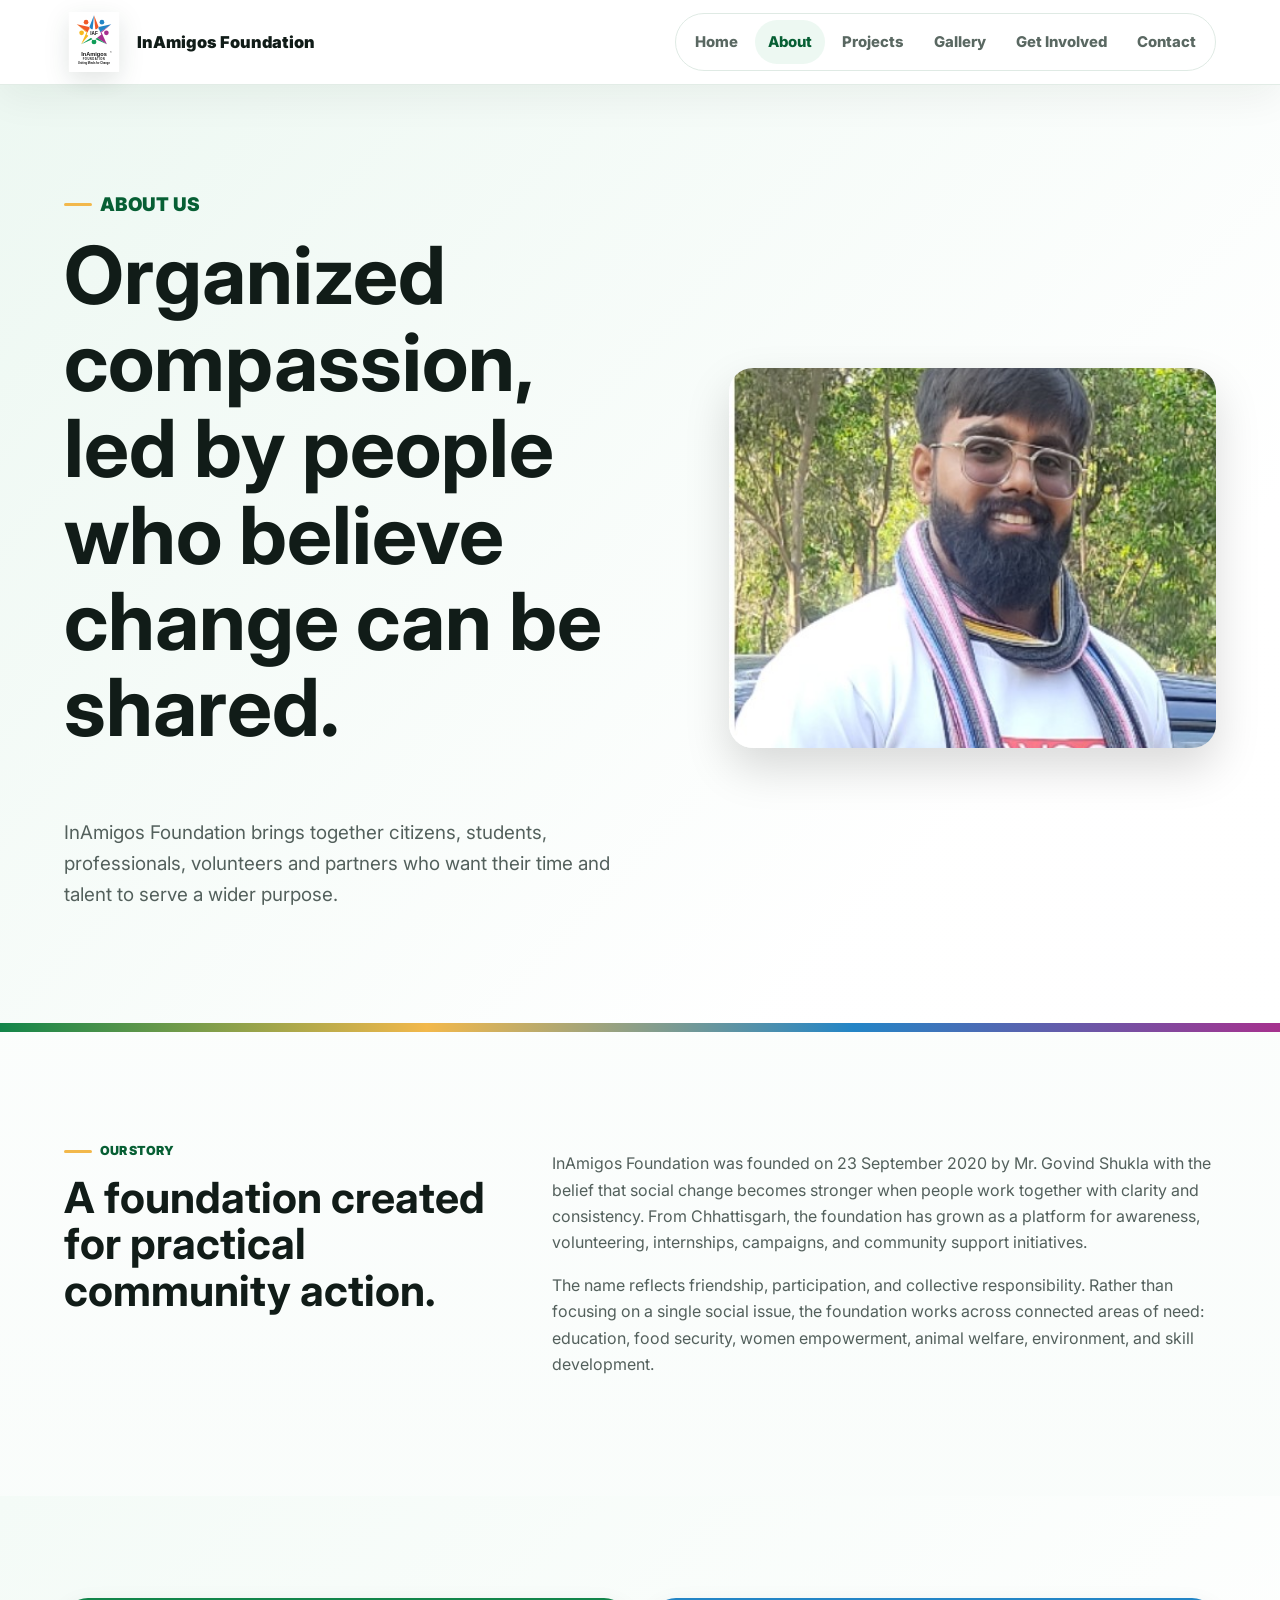
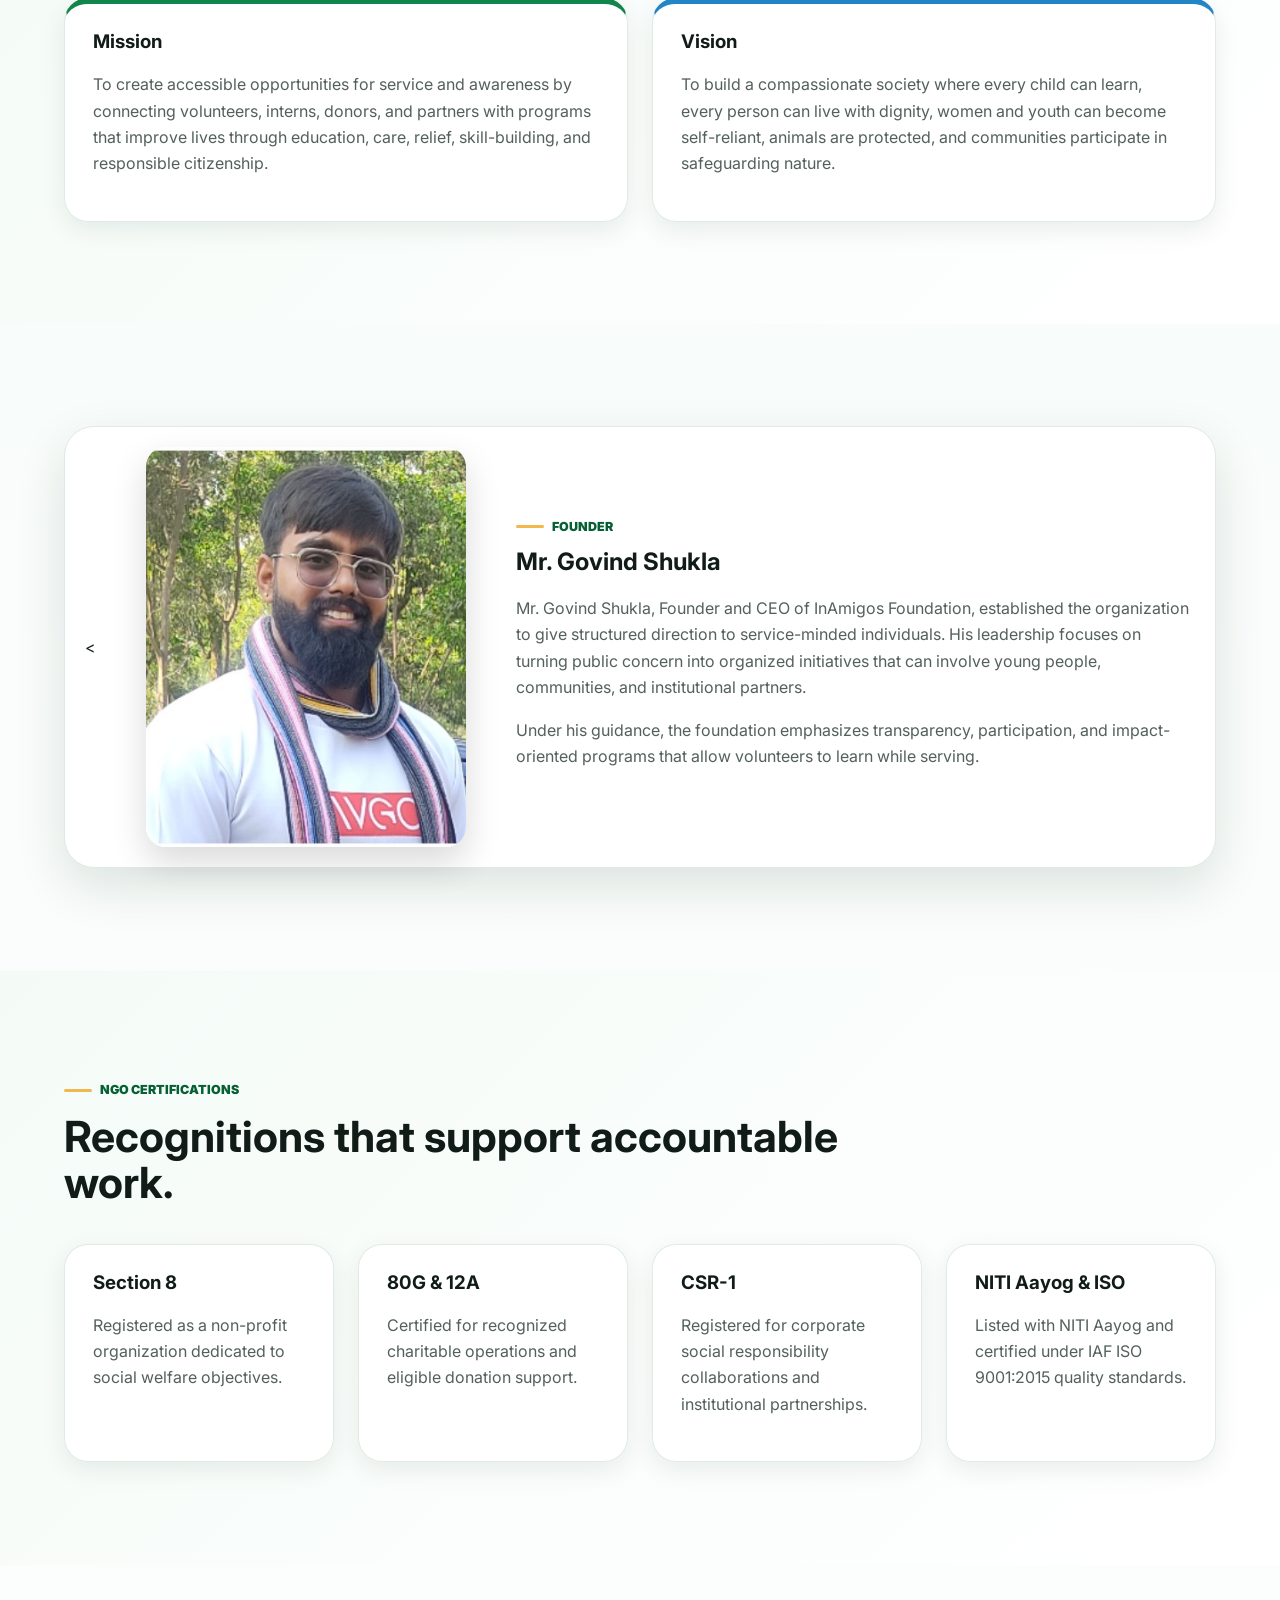
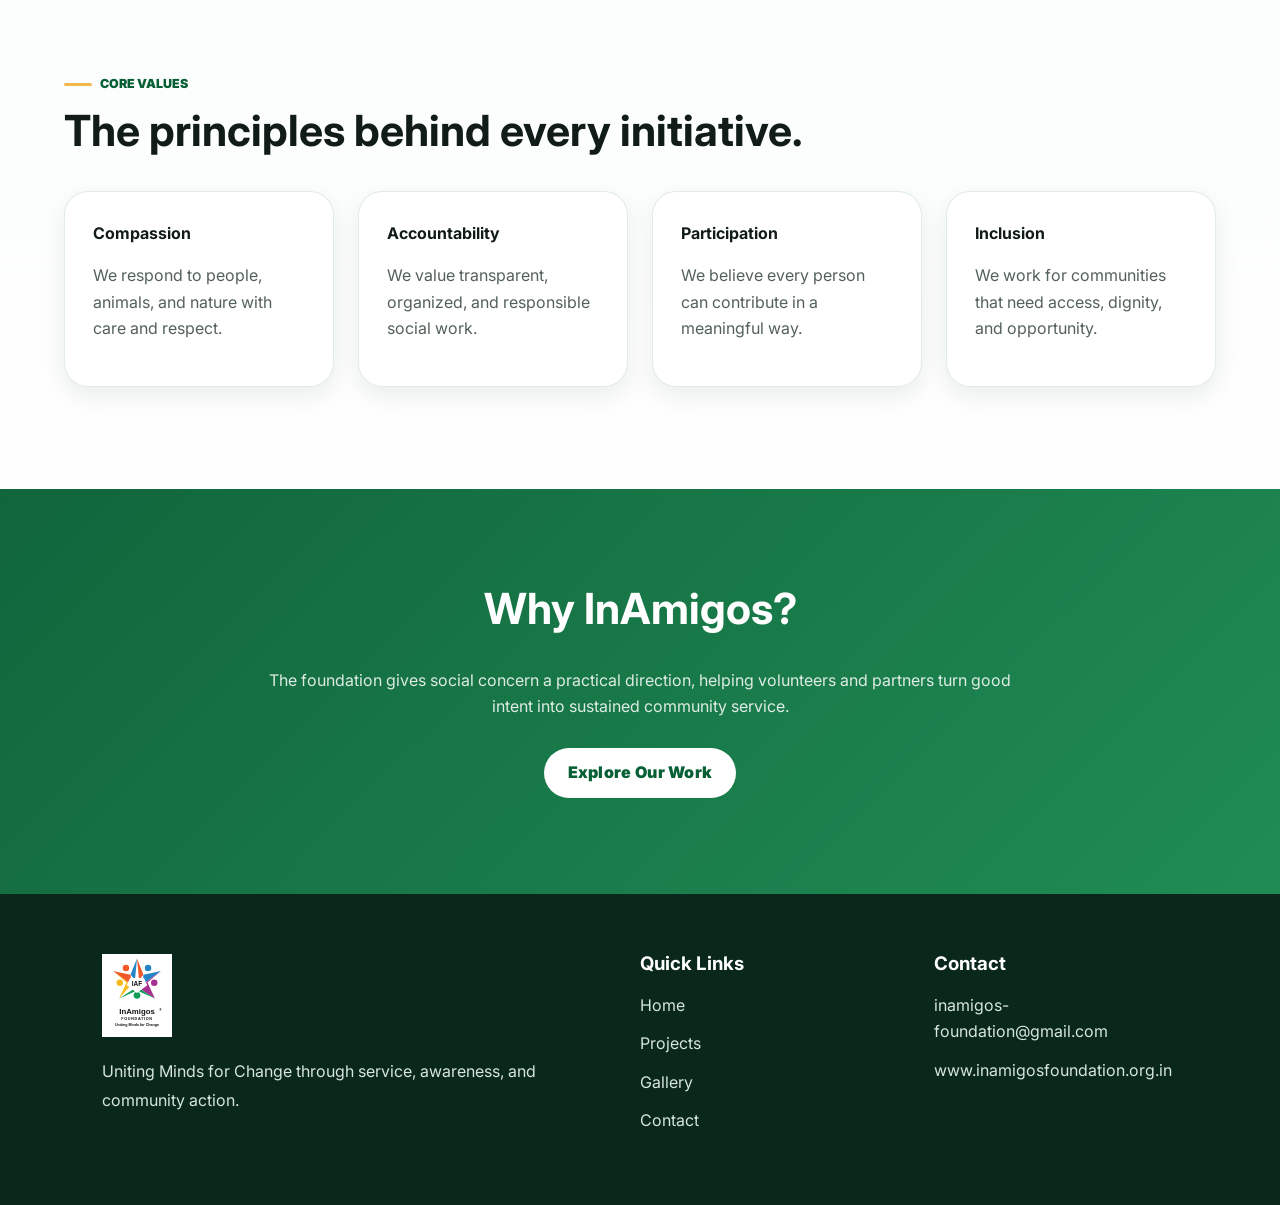
<file: about.html>
<!DOCTYPE html>
<html lang="en">
<head><meta charset="UTF-8"><meta name="viewport" content="width=device-width, initial-scale=1.0"><title>About | InAmigos Foundation</title><link rel="preconnect" href="https://fonts.googleapis.com"><link rel="preconnect" href="https://fonts.gstatic.com" crossorigin><link href="https://fonts.googleapis.com/css2?family=Inter:wght@400;500;600;700;800;900&display=swap" rel="stylesheet"><link rel="stylesheet" href="css/style.css"></head>
<body>
<header class="site-header"><a class="brand" href="index.html"><img src="assets/inamigos-logo.svg" alt="InAmigos Foundation logo"><span>InAmigos Foundation</span></a><input class="nav-check" type="checkbox" id="nav-check" aria-label="Toggle navigation"><label class="nav-toggle" for="nav-check"><span></span><span></span><span></span></label><nav class="site-nav"><a href="index.html">Home</a><a class="active" href="about.html">About</a><a href="projects.html">Projects</a><a href="gallery.html">Gallery</a><a href="getinvolved.html">Get Involved</a><a href="contact.html">Contact</a></nav></header>
<main>
<section class="page-hero">

<div class="page-hero-content">
<p class="eyebrow">About Us</p>

<h1>
Organized compassion, led by people who believe change can be shared.
</h1>

<p>
InAmigos Foundation brings together citizens, students,
professionals, volunteers and partners who want their time
and talent to serve a wider purpose.
</p>

</div>

<div class="page-hero-image">
<img src="assets/images/founder.jpg" alt="Founder">
</div>

</section>
<section class="section two-column"><div><p class="eyebrow">Our Story</p><h2>A foundation created for practical community action.</h2></div><div><p>InAmigos Foundation was founded on 23 September 2020 by Mr. Govind Shukla with the belief that social change becomes stronger when people work together with clarity and consistency. From Chhattisgarh, the foundation has grown as a platform for awareness, volunteering, internships, campaigns, and community support initiatives.</p><p>The name reflects friendship, participation, and collective responsibility. Rather than focusing on a single social issue, the foundation works across connected areas of need: education, food security, women empowerment, animal welfare, environment, and skill development.</p></div></section>
<section class="section soft"><div class="grid two"><article class="card green"><h3>Mission</h3><p>To create accessible opportunities for service and awareness by connecting volunteers, interns, donors, and partners with programs that improve lives through education, care, relief, skill-building, and responsible citizenship.</p></article><article class="card blue"><h3>Vision</h3><p>To build a compassionate society where every child can learn, every person can live with dignity, women and youth can become self-reliant, animals are protected, and communities participate in safeguarding nature.</p></article></div></section>
<section class="section"><div class="founder-profile"><<img src="assets/images/founder.jpg" alt="Mr. Govind Shukla, Founder and CEO of InAmigos Foundation"><div><p class="eyebrow">Founder</p><h2>Mr. Govind Shukla</h2><p>Mr. Govind Shukla, Founder and CEO of InAmigos Foundation, established the organization to give structured direction to service-minded individuals. His leadership focuses on turning public concern into organized initiatives that can involve young people, communities, and institutional partners.</p><p>Under his guidance, the foundation emphasizes transparency, participation, and impact-oriented programs that allow volunteers to learn while serving.</p></div></div></section>
<section class="section soft"><div class="section-heading"><p class="eyebrow">NGO Certifications</p><h2>Recognitions that support accountable work.</h2></div><div class="grid four"><article class="card"><h3>Section 8</h3><p>Registered as a non-profit organization dedicated to social welfare objectives.</p></article><article class="card"><h3>80G & 12A</h3><p>Certified for recognized charitable operations and eligible donation support.</p></article><article class="card"><h3>CSR-1</h3><p>Registered for corporate social responsibility collaborations and institutional partnerships.</p></article><article class="card"><h3>NITI Aayog & ISO</h3><p>Listed with NITI Aayog and certified under IAF ISO 9001:2015 quality standards.</p></article></div></section>
<section class="section"><div class="section-heading"><p class="eyebrow">Core Values</p><h2>The principles behind every initiative.</h2></div><div class="grid four values-grid"><div><strong>Compassion</strong><p>We respond to people, animals, and nature with care and respect.</p></div><div><strong>Accountability</strong><p>We value transparent, organized, and responsible social work.</p></div><div><strong>Participation</strong><p>We believe every person can contribute in a meaningful way.</p></div><div><strong>Inclusion</strong><p>We work for communities that need access, dignity, and opportunity.</p></div></div></section>
<section class="cta-band"><h2>Why InAmigos?</h2><p>The foundation gives social concern a practical direction, helping volunteers and partners turn good intent into sustained community service.</p><a class="button light" href="projects.html">Explore Our Work</a></section>
</main>
<footer class="footer"><div><img src="assets/inamigos-logo.svg" alt="InAmigos Foundation logo"><p>Uniting Minds for Change through service, awareness, and community action.</p></div><div><h3>Quick Links</h3><a href="index.html">Home</a><a href="projects.html">Projects</a><a href="gallery.html">Gallery</a><a href="contact.html">Contact</a></div><div>
    <h3>Contact</h3>

    <a href="mailto:inamigosfoundation@gmail.com">
        inamigos-foundation@gmail.com
    </a>

    <a href="https://inamigosfoundation.org.in" target="_blank">
        www.inamigosfoundation.org.in
    </a>
</div>
</footer>
</body>
</html>
</file>
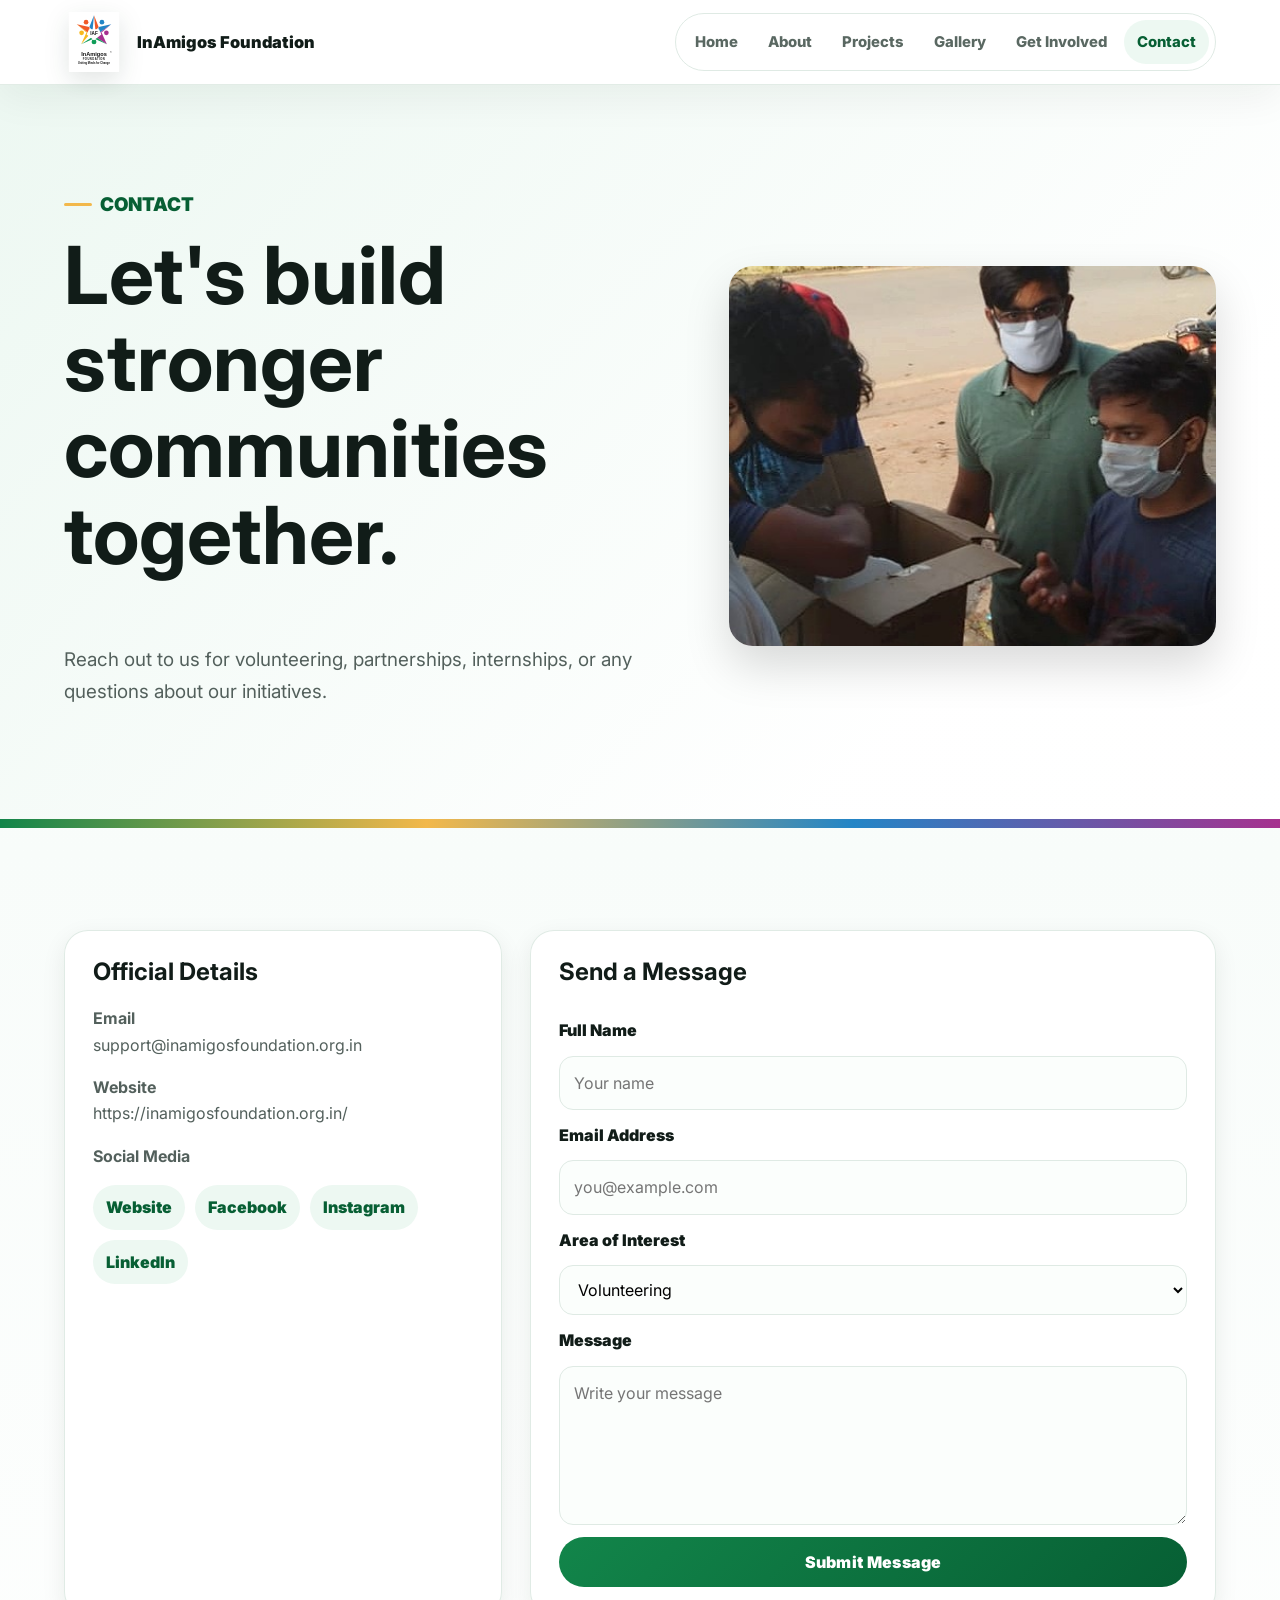
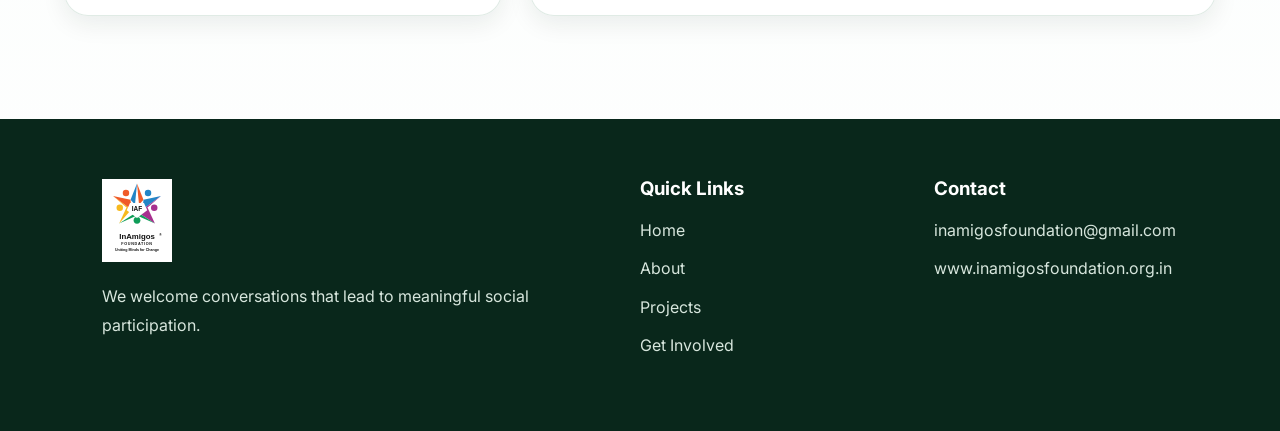
<file: contact.html>
<!DOCTYPE html>
<html lang="en">
<head><meta charset="UTF-8"><meta name="viewport" content="width=device-width, initial-scale=1.0"><title>Contact | InAmigos Foundation</title><link rel="preconnect" href="https://fonts.googleapis.com"><link rel="preconnect" href="https://fonts.gstatic.com" crossorigin><link href="https://fonts.googleapis.com/css2?family=Inter:wght@400;500;600;700;800;900&display=swap" rel="stylesheet"><link rel="stylesheet" href="css/style.css"></head>
<body>
<header class="site-header"><a class="brand" href="index.html"><img src="assets/inamigos-logo.svg" alt="InAmigos Foundation logo"><span>InAmigos Foundation</span></a><input class="nav-check" type="checkbox" id="nav-check" aria-label="Toggle navigation"><label class="nav-toggle" for="nav-check"><span></span><span></span><span></span></label><nav class="site-nav"><a href="index.html">Home</a><a href="about.html">About</a><a href="projects.html">Projects</a><a href="gallery.html">Gallery</a><a href="getinvolved.html">Get Involved</a><a class="active" href="contact.html">Contact</a></nav></header>
<main>
    <section class="page-hero">

<div class="page-hero-content">

<p class="eyebrow">Contact</p>

<h1>
Let's build stronger communities together.
</h1>

<p>
Reach out to us for volunteering,
partnerships, internships,
or any questions about our initiatives.
</p>

</div>

<div class="page-hero-image">
<img src="assets/images/volunteer_awareness.jpg" alt="Contact">
</div>

</section>
<section class="section contact-layout"><div class="contact-card"><h2>Official Details</h2><p><strong>Email</strong><br><a href="mailto:support@inamigosfoundation.org.in">support@inamigosfoundation.org.in</a></p><p><strong>Website</strong><br><a href="https://inamigosfoundation.org.in/">https://inamigosfoundation.org.in/</a></p><p><strong>Social Media</strong></p><div class="social-links"><a href="https://inamigosfoundation.org.in/">Website</a><a href="https://www.facebook.com/inamigosfoundation">Facebook</a><a href="https://www.instagram.com/inamigosfoundation/">Instagram</a><a href="https://www.linkedin.com/company/inamigos-foundation/">LinkedIn</a></div></div><form class="contact-form" action="#" method="post"><h2>Send a Message</h2><label for="name">Full Name</label><input id="name" type="text" name="name" placeholder="Your name"><label for="email">Email Address</label><input id="email" type="email" name="email" placeholder="you@example.com"><label for="interest">Area of Interest</label><select id="interest" name="interest"><option>Volunteering</option><option>Internship</option><option>Partnership</option><option>Project Support</option></select><label for="message">Message</label><textarea id="message" name="message" rows="5" placeholder="Write your message"></textarea><button class="button primary" type="submit">Submit Message</button></form></section>
</main>
<footer class="footer"><div><img src="assets/inamigos-logo.svg" alt="InAmigos Foundation logo"><p>We welcome conversations that lead to meaningful social participation.</p></div><div><h3>Quick Links</h3><a href="index.html">Home</a><a href="about.html">About</a><a href="projects.html">Projects</a><a href="getinvolved.html">Get Involved</a></div>
    <div>
    <h3>Contact</h3>

    <a href="mailto:inamigosfoundation@gmail.com">
        inamigosfoundation@gmail.com
    </a>

    <a href="https://inamigosfoundation.org.in"
       target="_blank"
       rel="noopener noreferrer">
        www.inamigosfoundation.org.in
    </a>
</div>
</footer>
</body>
</html>
</file>
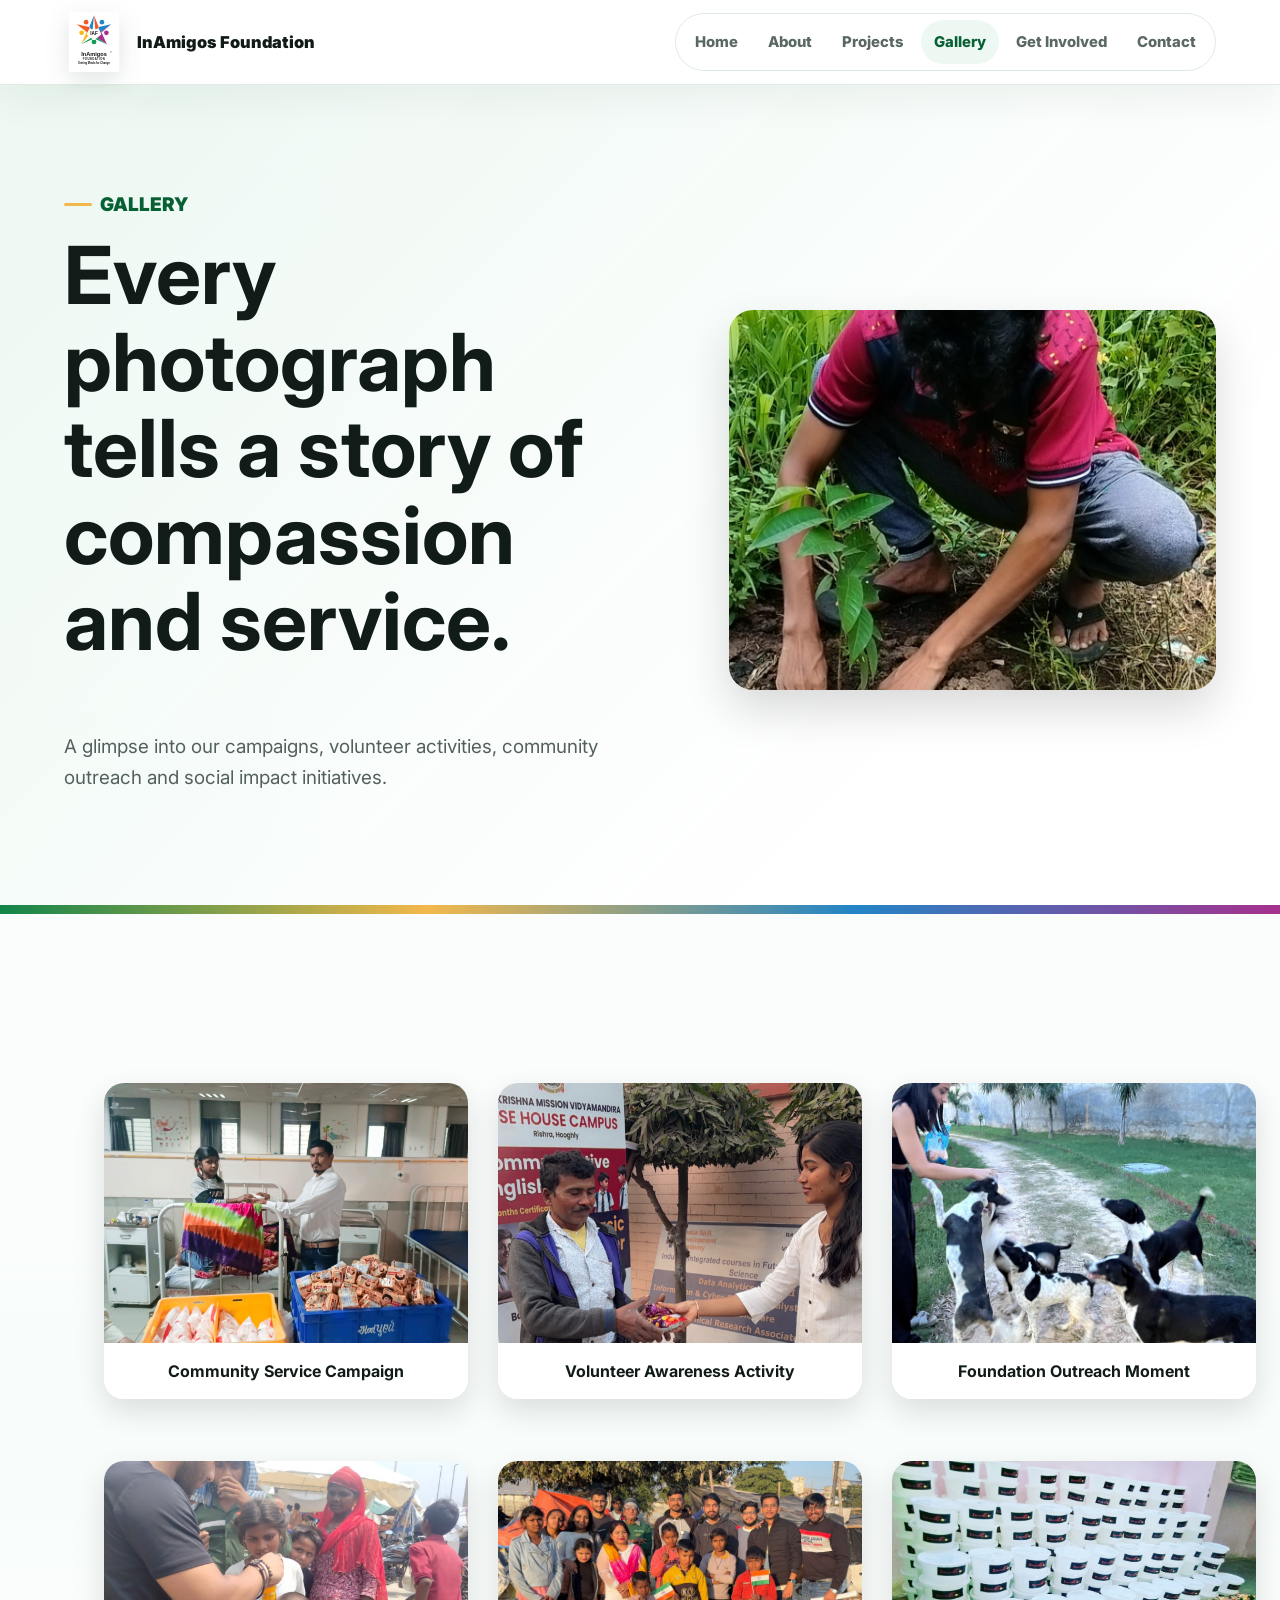
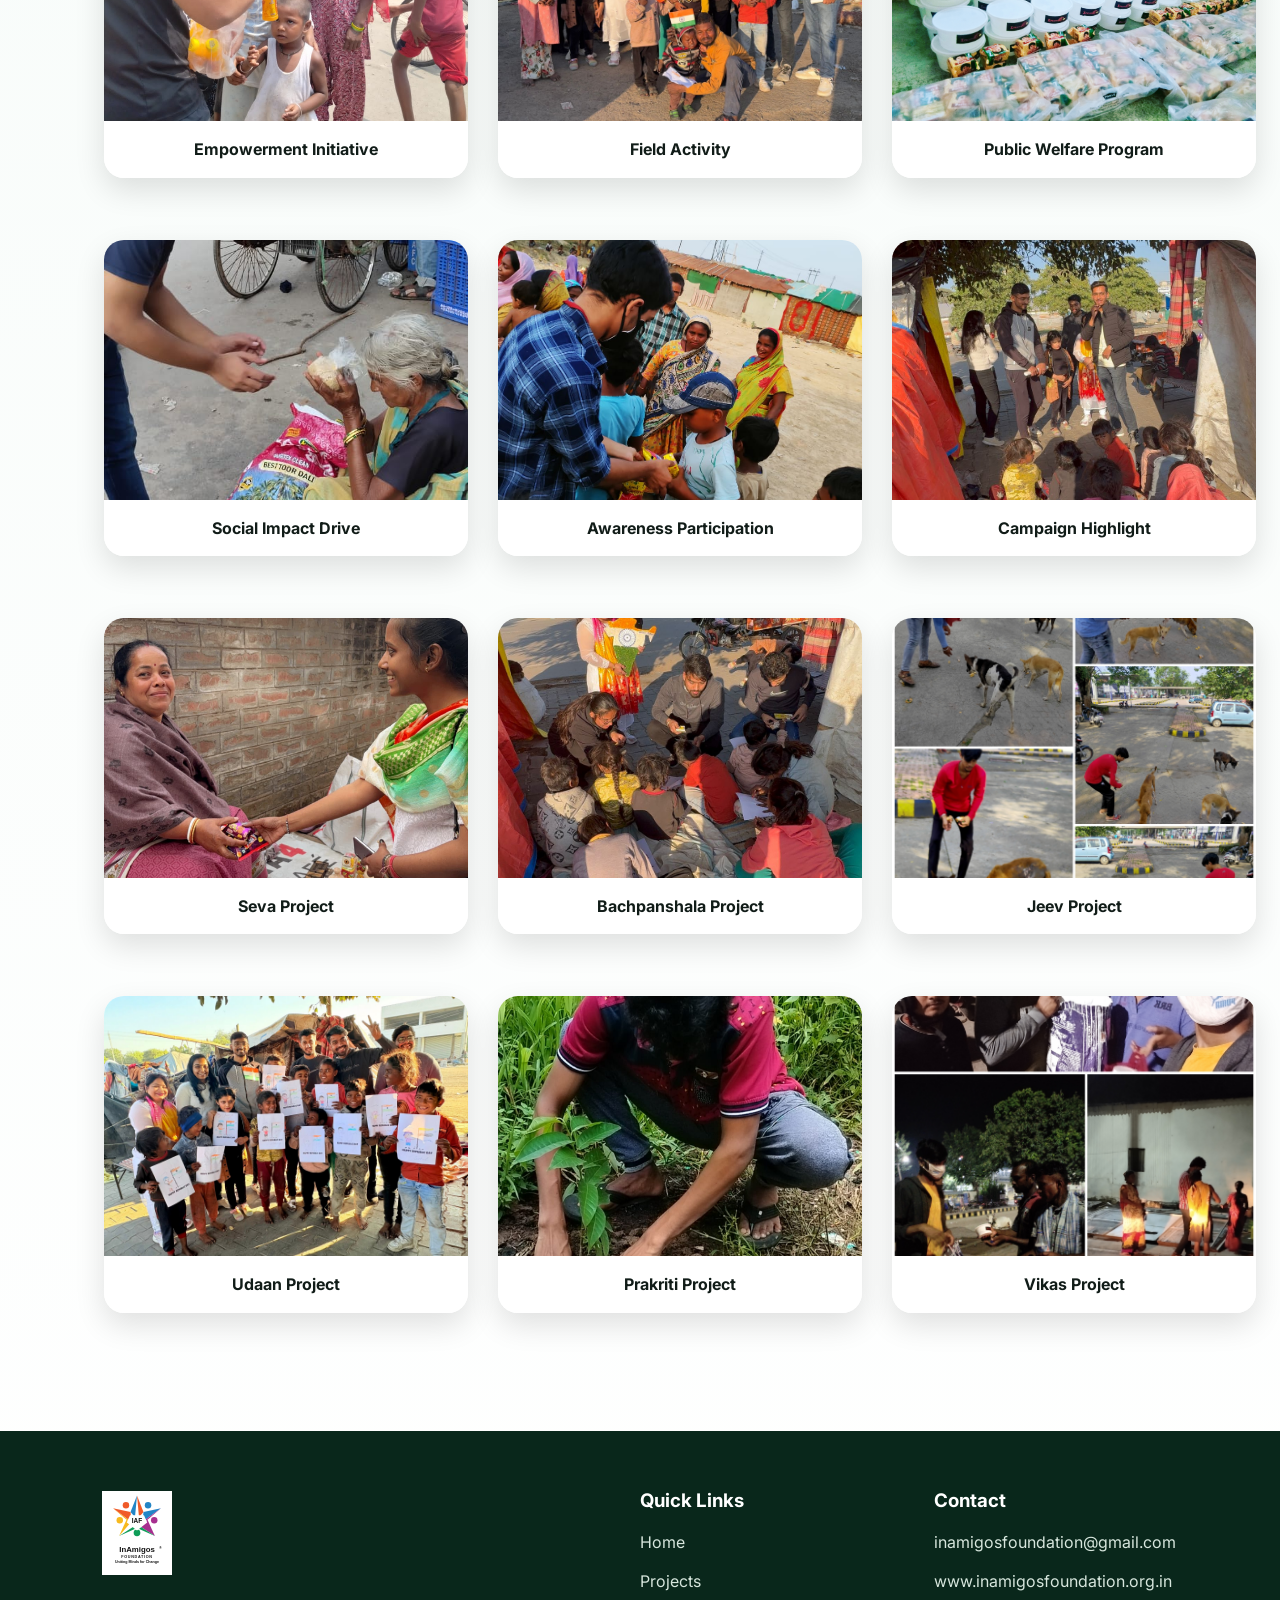
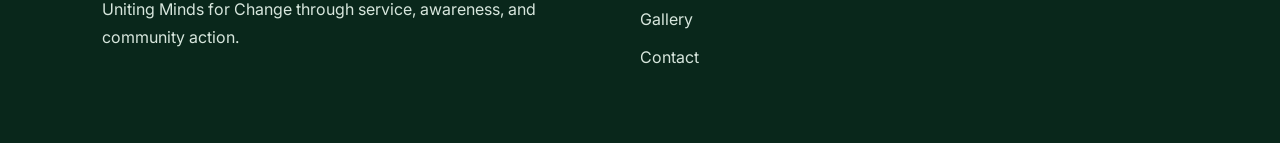
<file: gallery.html>
<!DOCTYPE html>
<html lang="en">
<head><meta charset="UTF-8"><meta name="viewport" content="width=device-width, initial-scale=1.0"><title>Gallery | InAmigos Foundation</title><link rel="preconnect" href="https://fonts.googleapis.com"><link rel="preconnect" href="https://fonts.gstatic.com" crossorigin><link href="https://fonts.googleapis.com/css2?family=Inter:wght@400;500;600;700;800;900&display=swap" rel="stylesheet"><link rel="stylesheet" href="css/style.css"></head>
<body>
<header class="site-header"><a class="brand" href="index.html"><img src="assets/inamigos-logo.svg" alt="InAmigos Foundation logo"><span>InAmigos Foundation</span></a><input class="nav-check" type="checkbox" id="nav-check" aria-label="Toggle navigation"><label class="nav-toggle" for="nav-check"><span></span><span></span><span></span></label><nav class="site-nav"><a href="index.html">Home</a><a href="about.html">About</a><a href="projects.html">Projects</a><a class="active" href="gallery.html">Gallery</a><a href="getinvolved.html">Get Involved</a><a href="contact.html">Contact</a></nav></header>
<main>
<section class="page-hero">

<div class="page-hero-content">

<p class="eyebrow">Gallery</p>

<h1>
Every photograph tells a story of compassion and service.
</h1>

<p>
A glimpse into our campaigns, volunteer activities,
community outreach and social impact initiatives.
</p>

</div>

<div class="page-hero-image">
<img src="assets/images/prakriti.jpg" alt="Gallery">
</div>

</section>
<section class="section">

<div class="gallery-grid">

<figure>
    <img src="assets/images/image3.jpg" alt="Community Service Campaign">
    <figcaption>Community Service Campaign</figcaption>
</figure>

<figure>
    <img src="assets/images/image4.jpg" alt="Volunteer Awareness Activity">
    <figcaption>Volunteer Awareness Activity</figcaption>
</figure>

<figure>
    <img src="assets/images/image6.jpg" alt="Foundation Outreach Moment">
    <figcaption>Foundation Outreach Moment</figcaption>
</figure>

<figure>
    <img src="assets/images/image7.jpg" alt="Empowerment Initiative">
    <figcaption>Empowerment Initiative</figcaption>
</figure>

<figure>
    <img src="assets/images/image9.jpg" alt="Field Activity">
    <figcaption>Field Activity</figcaption>
</figure>

<figure>
    <img src="assets/images/image10.jpg" alt="Public Welfare Program">
    <figcaption>Public Welfare Program</figcaption>
</figure>

<figure>
    <img src="assets/images/image12.jpg" alt="Social Impact Drive">
    <figcaption>Social Impact Drive</figcaption>
</figure>

<figure>
    <img src="assets/images/image15.jpg" alt="Awareness Participation">
    <figcaption>Awareness Participation</figcaption>
</figure>

<figure>
    <img src="assets/images/image16.jpg" alt="Campaign Highlight">
    <figcaption>Campaign Highlight</figcaption>
</figure>

<figure>
    <img src="assets/images/seva.jpg" alt="Seva Project">
    <figcaption>Seva Project</figcaption>
</figure>

<figure>
    <img src="assets/images/bachpanshala.jpg" alt="Bachpanshala Project">
    <figcaption>Bachpanshala Project</figcaption>
</figure>

<figure>
    <img src="assets/images/jeev.jpg" alt="Jeev Project">
    <figcaption>Jeev Project</figcaption>
</figure>

<figure>
    <img src="assets/images/udaan.jpg" alt="Udaan Project">
    <figcaption>Udaan Project</figcaption>
</figure>

<figure>
    <img src="assets/images/prakriti.jpg" alt="Prakriti Project">
    <figcaption>Prakriti Project</figcaption>
</figure>

<figure>
    <img src="assets/images/vikas.jpg" alt="Vikas Project">
    <figcaption>Vikas Project</figcaption>
</figure>

</div>

</section>
</main>
<footer class="footer"><div><img src="assets/inamigos-logo.svg" alt="InAmigos Foundation logo"><p>Uniting Minds for Change through service, awareness, and community action.</p></div><div><h3>Quick Links</h3><a href="index.html">Home</a><a href="projects.html">Projects</a><a href="gallery.html">Gallery</a><a href="contact.html">Contact</a></div>
    <div>
    <h3>Contact</h3>

    <a href="mailto:inamigosfoundation@gmail.com">
        inamigosfoundation@gmail.com
    </a>

    <a href="https://inamigosfoundation.org.in"
       target="_blank"
       rel="noopener noreferrer">
        www.inamigosfoundation.org.in
    </a>
</div>
</footer>

</body>
</html>
</file>
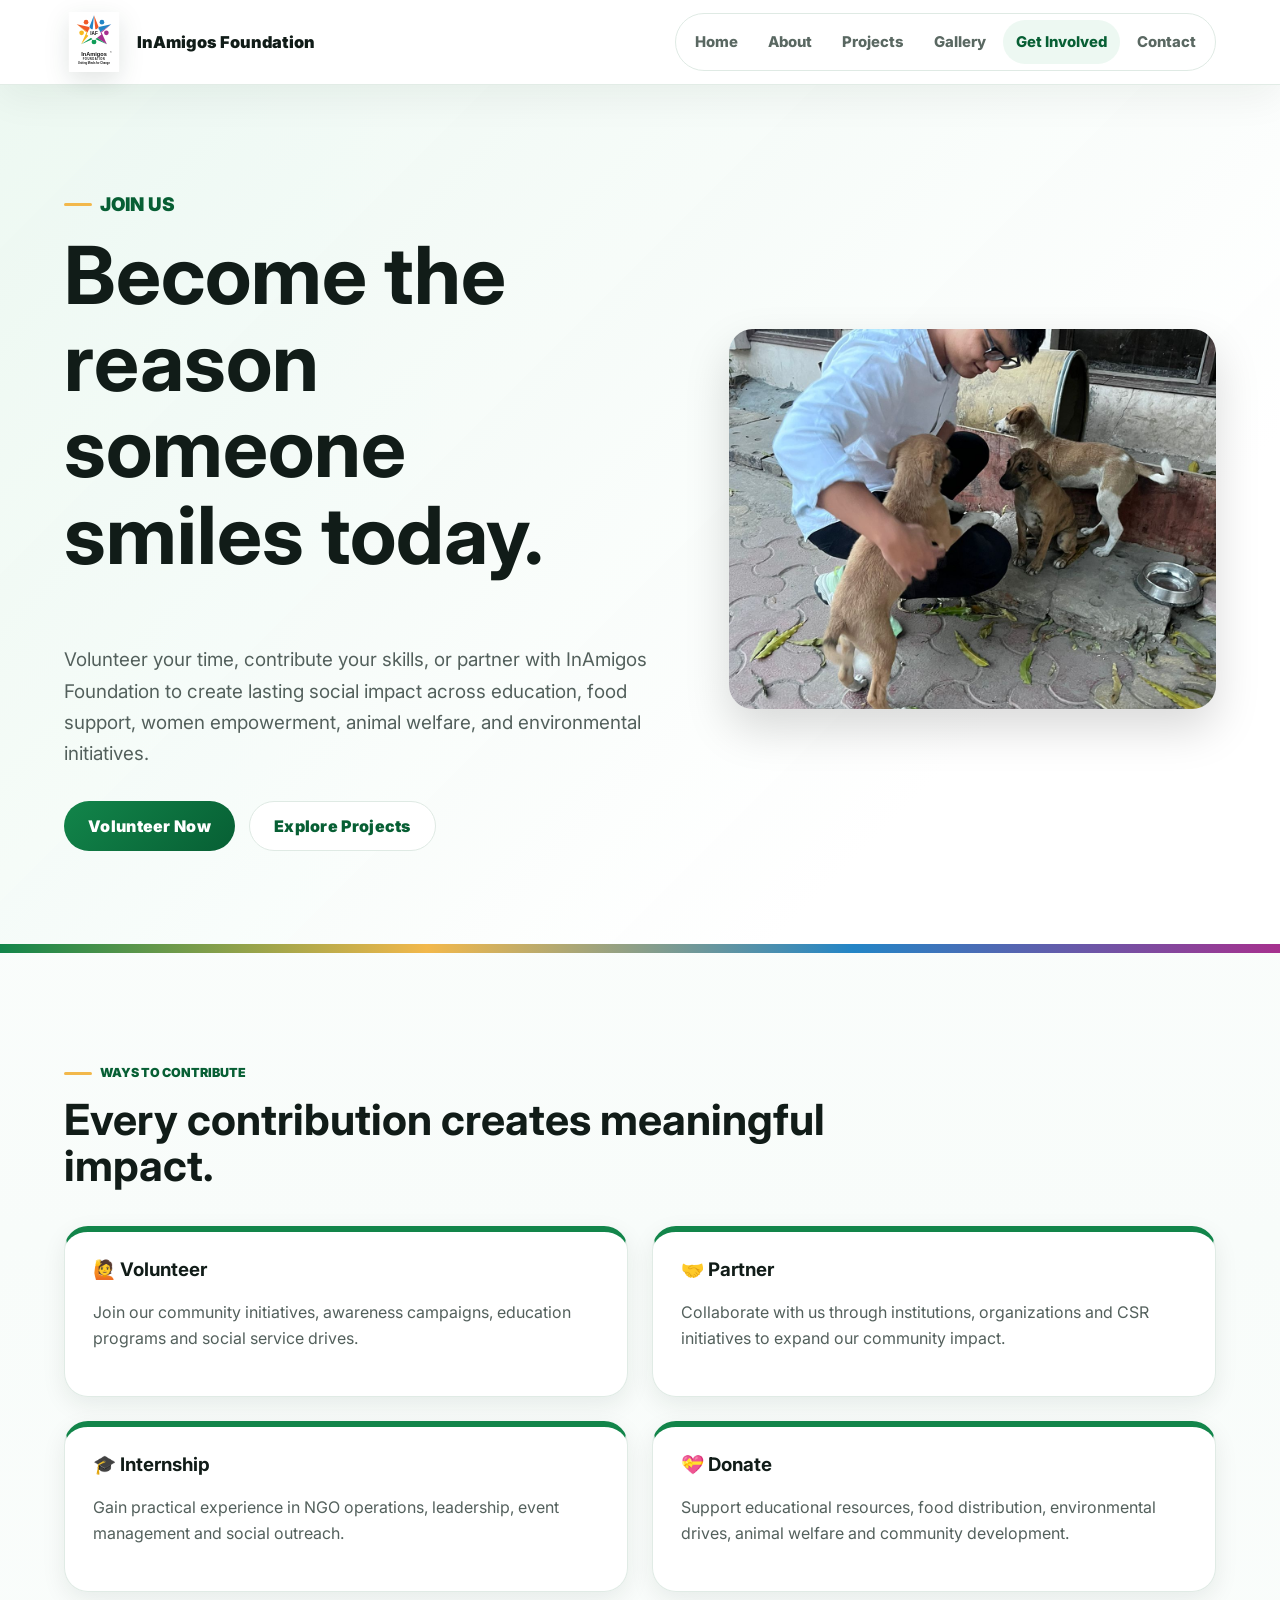
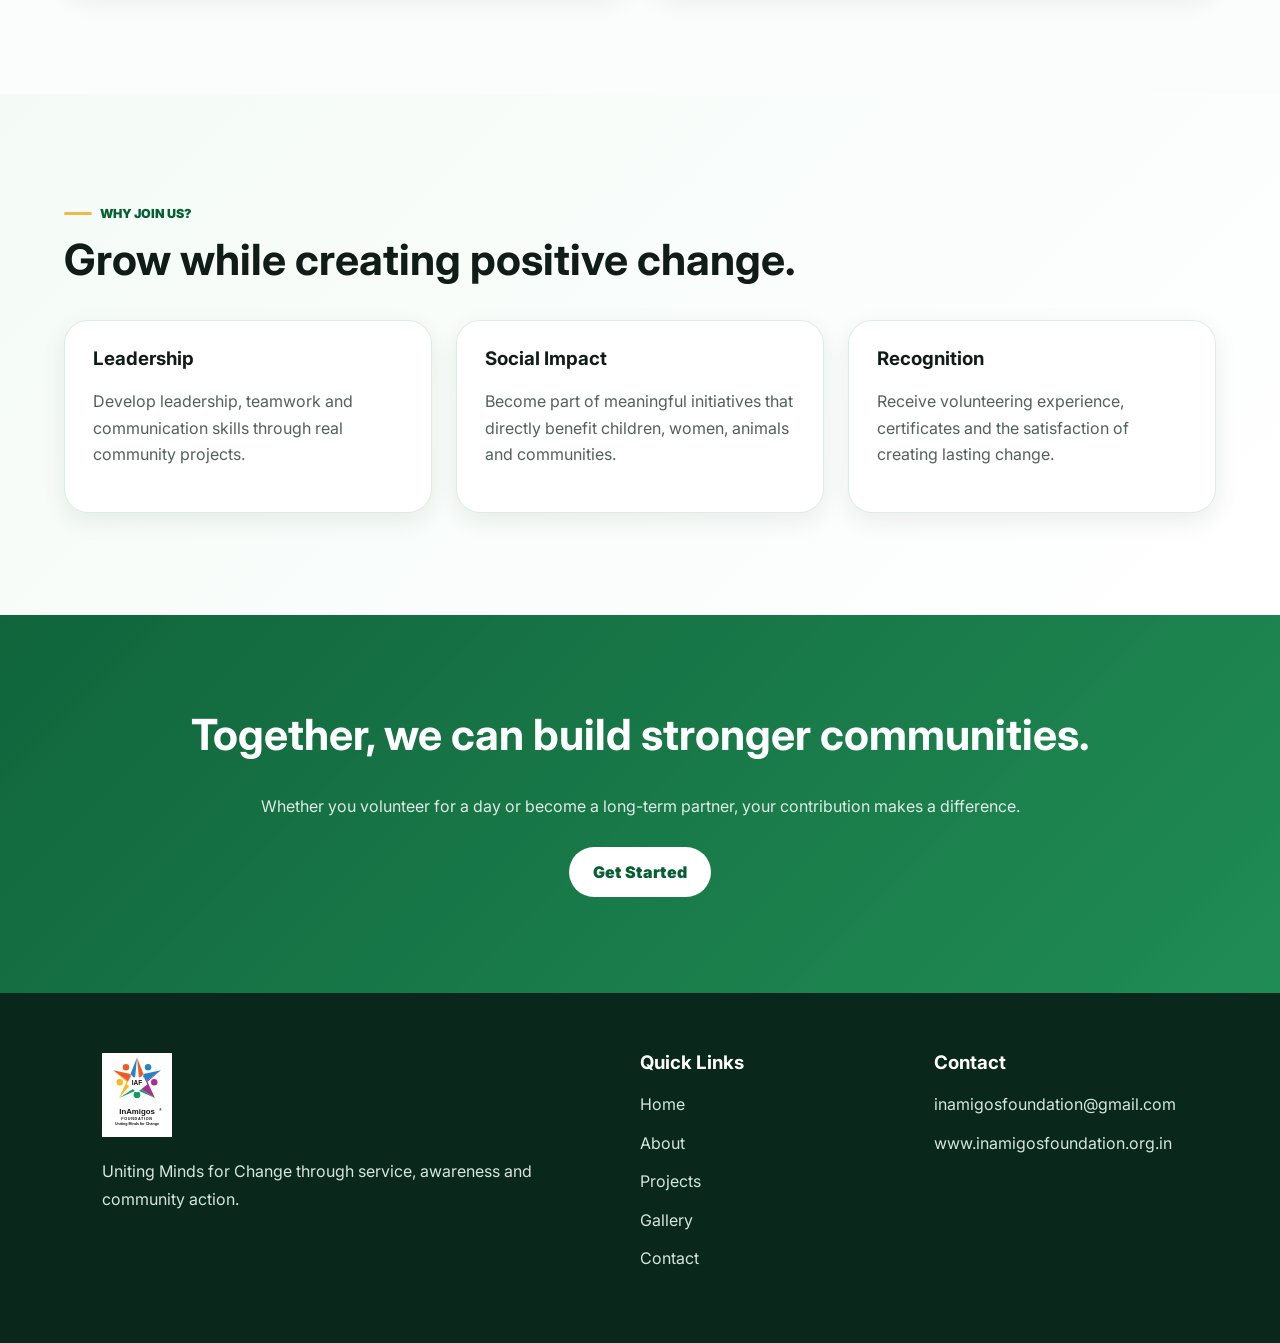
<file: getinvolved.html>
<!DOCTYPE html>
<html lang="en">
<head>
<meta charset="UTF-8">
<meta name="viewport" content="width=device-width, initial-scale=1.0">

<title>Get Involved | InAmigos Foundation</title>

<link rel="preconnect" href="https://fonts.googleapis.com">
<link rel="preconnect" href="https://fonts.gstatic.com" crossorigin>

<link href="https://fonts.googleapis.com/css2?family=Inter:wght@400;500;600;700;800;900&display=swap" rel="stylesheet">

<link rel="stylesheet" href="css/style.css">
</head>

<body>

<header class="site-header">

<a class="brand" href="index.html">
<img src="assets/inamigos-logo.svg" alt="InAmigos Foundation">
<span>InAmigos Foundation</span>
</a>

<input class="nav-check" type="checkbox" id="nav-check">

<label class="nav-toggle" for="nav-check">
<span></span>
<span></span>
<span></span>
</label>

<nav class="site-nav">
<a href="index.html">Home</a>
<a href="about.html">About</a>
<a href="projects.html">Projects</a>
<a href="gallery.html">Gallery</a>
<a class="active" href="getinvolved.html">Get Involved</a>
<a href="contact.html">Contact</a>
</nav>

</header>

<main>

<section class="page-hero">

<div class="page-hero-content">

<p class="eyebrow">Join Us</p>

<h1>
Become the reason someone smiles today.
</h1>

<p>
Volunteer your time, contribute your skills,
or partner with InAmigos Foundation to create
lasting social impact across education,
food support, women empowerment,
animal welfare, and environmental initiatives.
</p>

<div class="hero-actions">
<a class="button primary" href="contact.html">Volunteer Now</a>
<a class="button secondary" href="projects.html">Explore Projects</a>
</div>

</div>

<div class="page-hero-image">
<img src="assets/images/image13.jpg" alt="Volunteer">
</div>

</section>

<section class="section">

<div class="section-heading">

<p class="eyebrow">Ways to Contribute</p>

<h2>
Every contribution creates meaningful impact.
</h2>

</div>

<div class="cta-grid">

<div class="cta-card">
<h3>🙋 Volunteer</h3>
<p>
Join our community initiatives, awareness campaigns,
education programs and social service drives.
</p>
</div>

<div class="cta-card">
<h3>🤝 Partner</h3>
<p>
Collaborate with us through institutions,
organizations and CSR initiatives to expand
our community impact.
</p>
</div>

<div class="cta-card">
<h3>🎓 Internship</h3>
<p>
Gain practical experience in NGO operations,
leadership, event management and social outreach.
</p>
</div>

<div class="cta-card">
<h3>💝 Donate</h3>
<p>
Support educational resources,
food distribution, environmental drives,
animal welfare and community development.
</p>
</div>

</div>

</section>

<section class="section soft">

<div class="section-heading">

<p class="eyebrow">Why Join Us?</p>

<h2>
Grow while creating positive change.
</h2>

</div>

<div class="grid three">

<div class="card">
<h3>Leadership</h3>
<p>
Develop leadership, teamwork and communication skills
through real community projects.
</p>
</div>

<div class="card">
<h3>Social Impact</h3>
<p>
Become part of meaningful initiatives that directly
benefit children, women, animals and communities.
</p>
</div>

<div class="card">
<h3>Recognition</h3>
<p>
Receive volunteering experience, certificates and
the satisfaction of creating lasting change.
</p>
</div>

</div>

</section>

<section class="cta-band">

<h2>
Together, we can build stronger communities.
</h2>

<p>
Whether you volunteer for a day or become a long-term
partner, your contribution makes a difference.
</p>

<a class="button light" href="contact.html">
Get Started
</a>

</section>

</main>

<footer class="footer">

<div>

<img src="assets/inamigos-logo.svg" alt="InAmigos Foundation">

<p>
Uniting Minds for Change through service,
awareness and community action.
</p>

</div>

<div>

<h3>Quick Links</h3>

<a href="index.html">Home</a>
<a href="about.html">About</a>
<a href="projects.html">Projects</a>
<a href="gallery.html">Gallery</a>
<a href="contact.html">Contact</a>

</div>

<div>
    <h3>Contact</h3>

    <a href="mailto:inamigosfoundation@gmail.com">
        inamigosfoundation@gmail.com
    </a>

    <a href="https://inamigosfoundation.org.in"
       target="_blank"
       rel="noopener noreferrer">
        www.inamigosfoundation.org.in
    </a>
</div>
</footer>

</body>
</html>
</file>
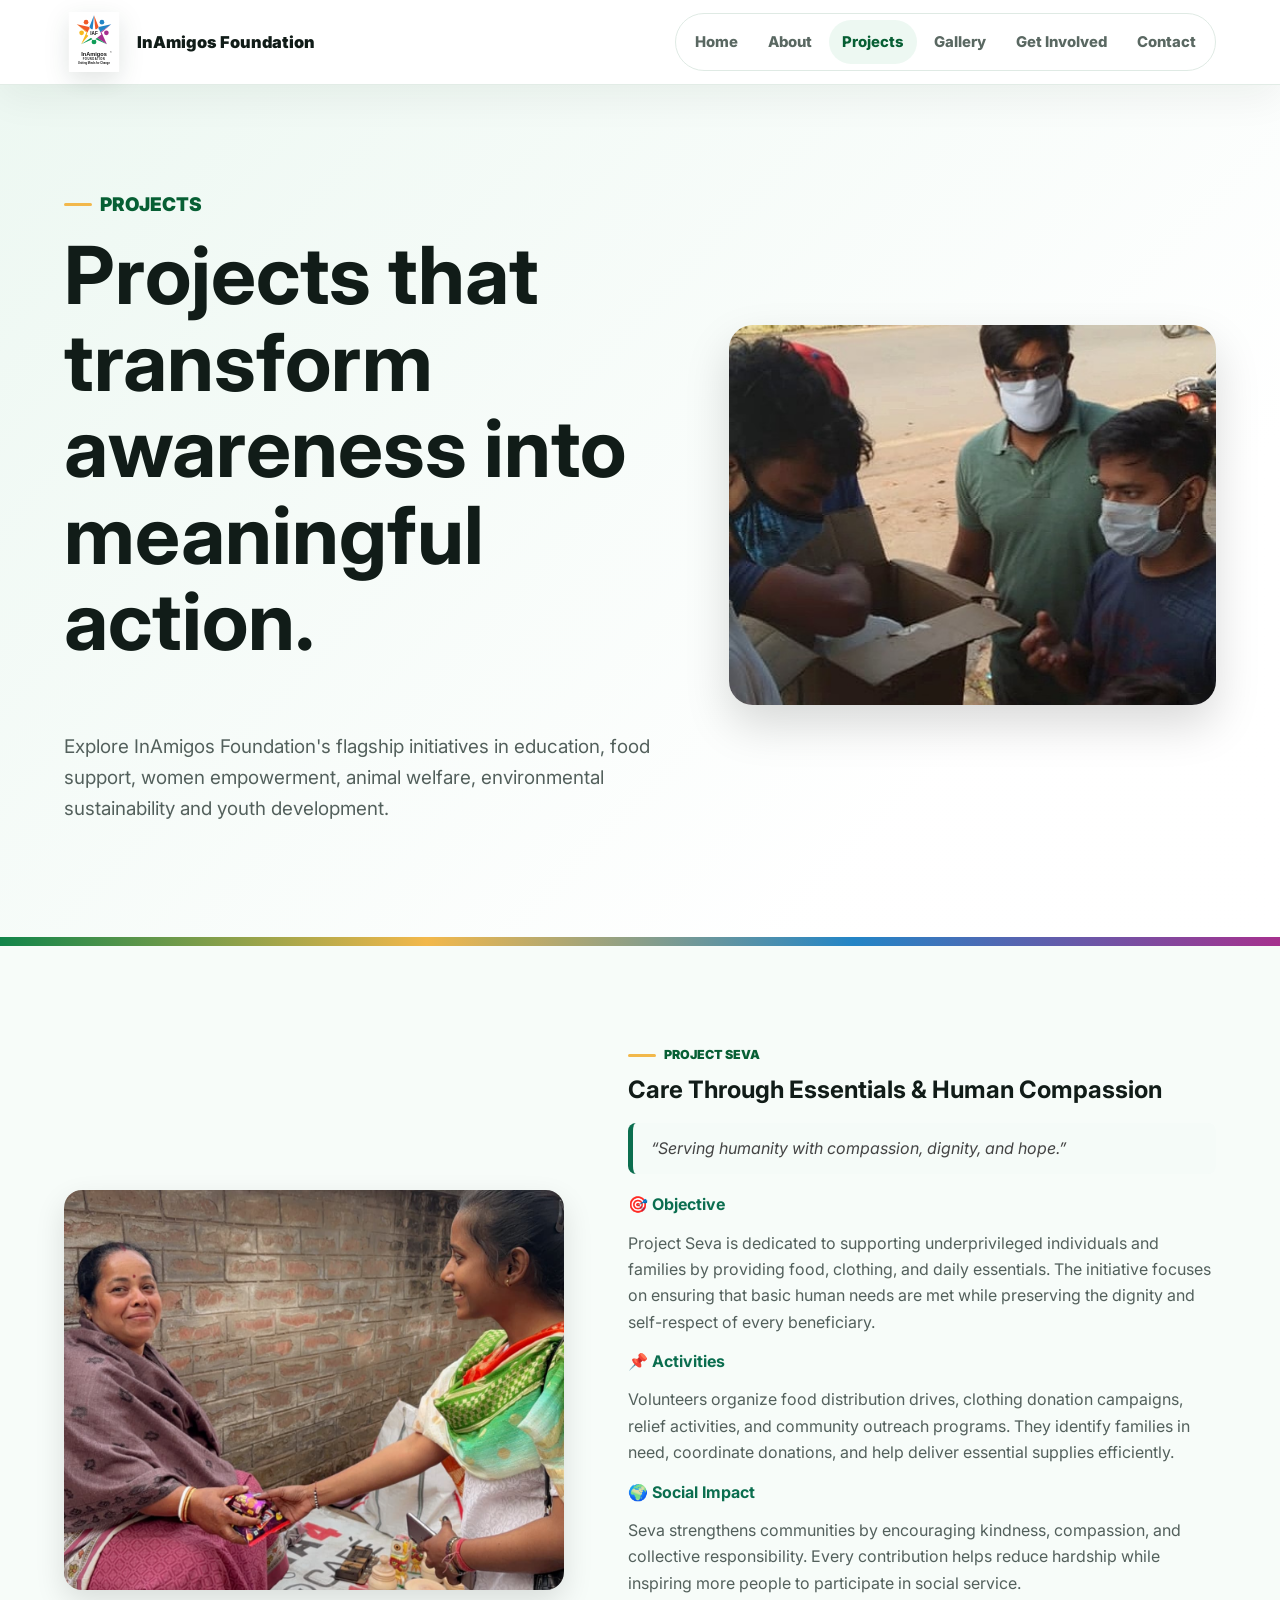
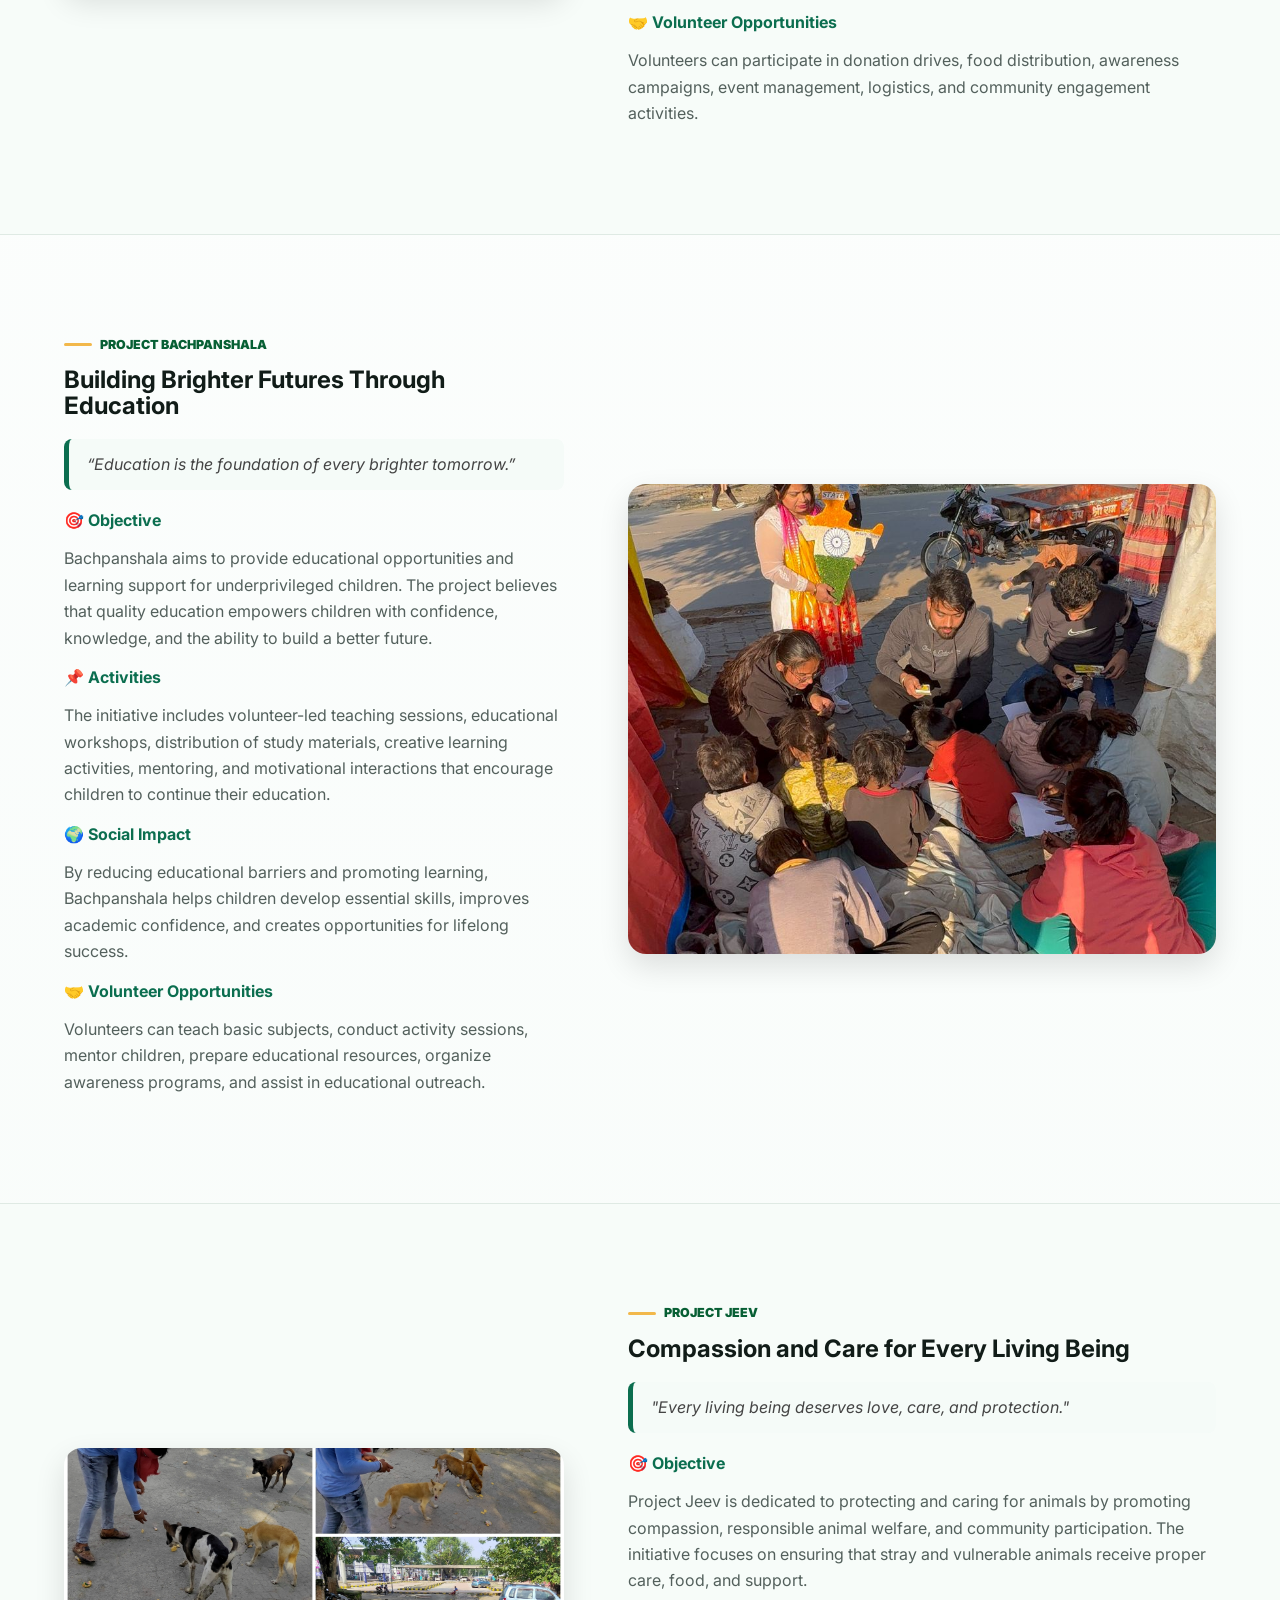
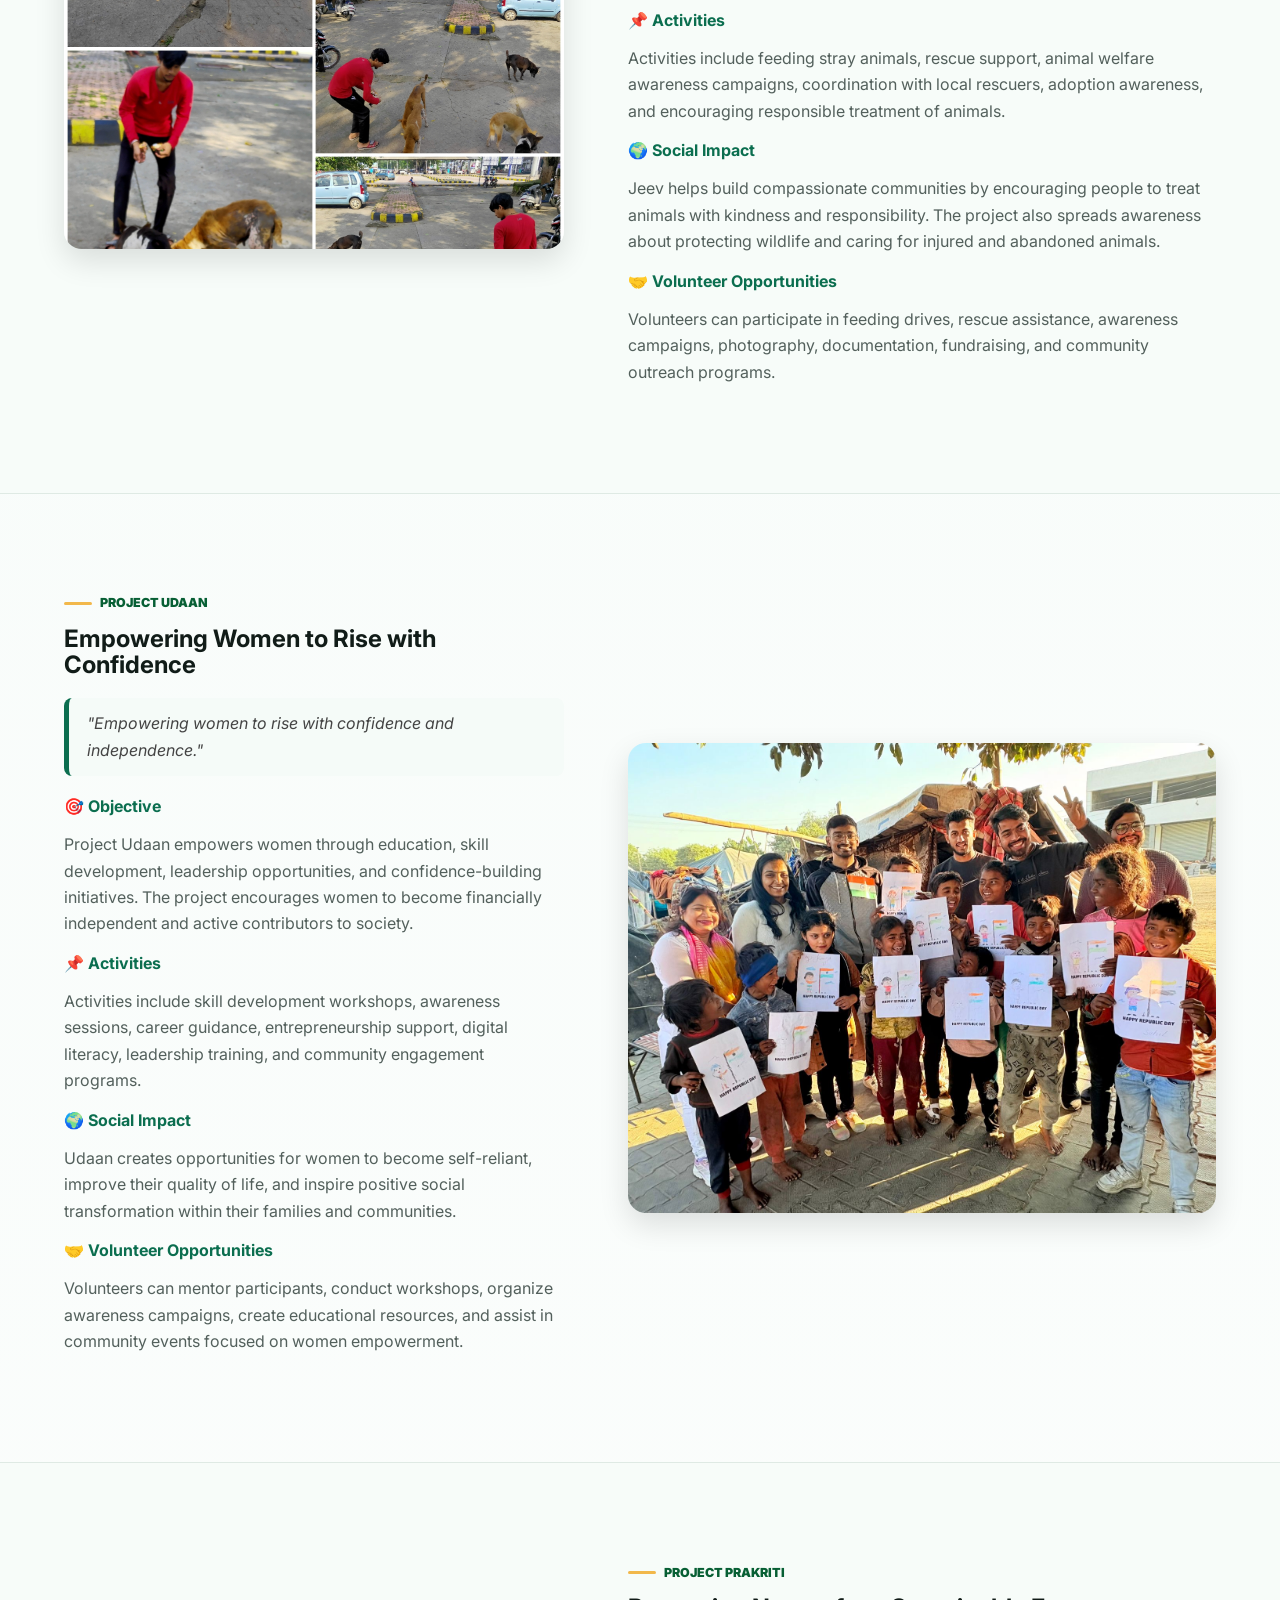
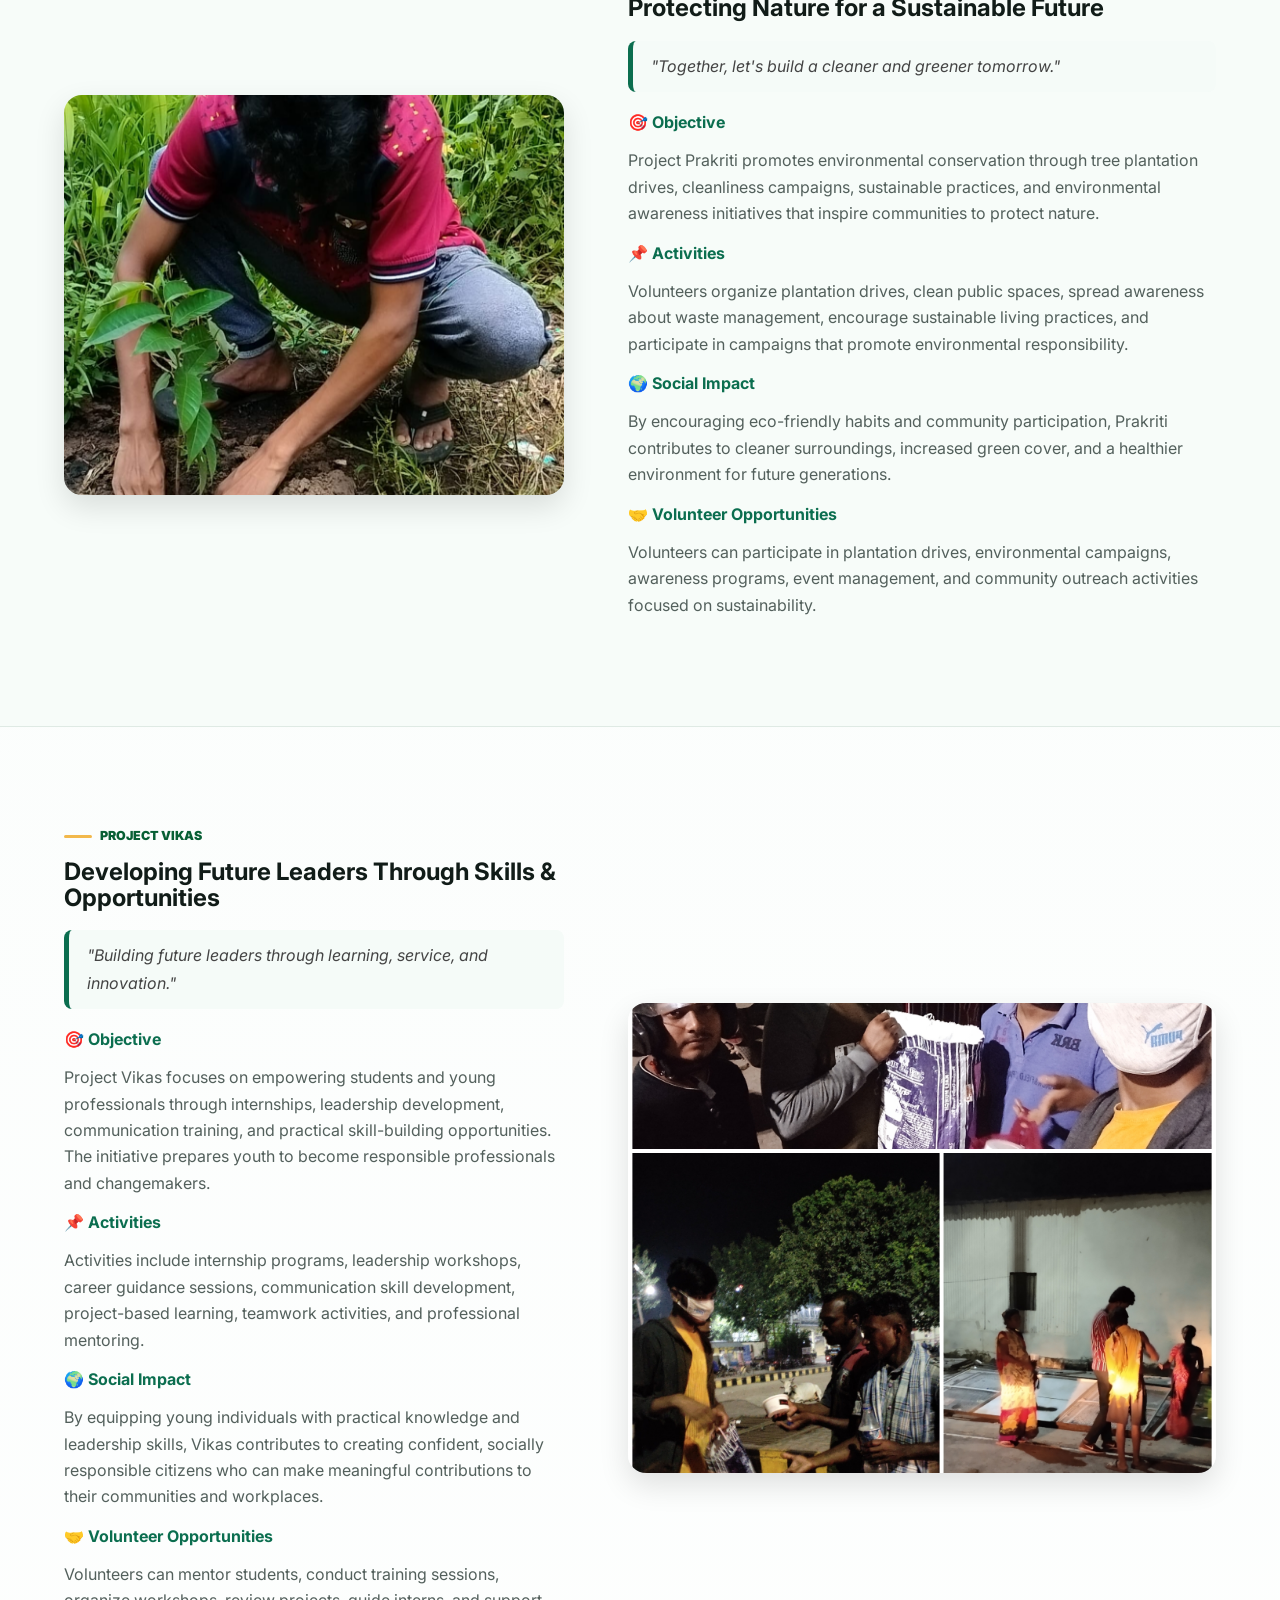
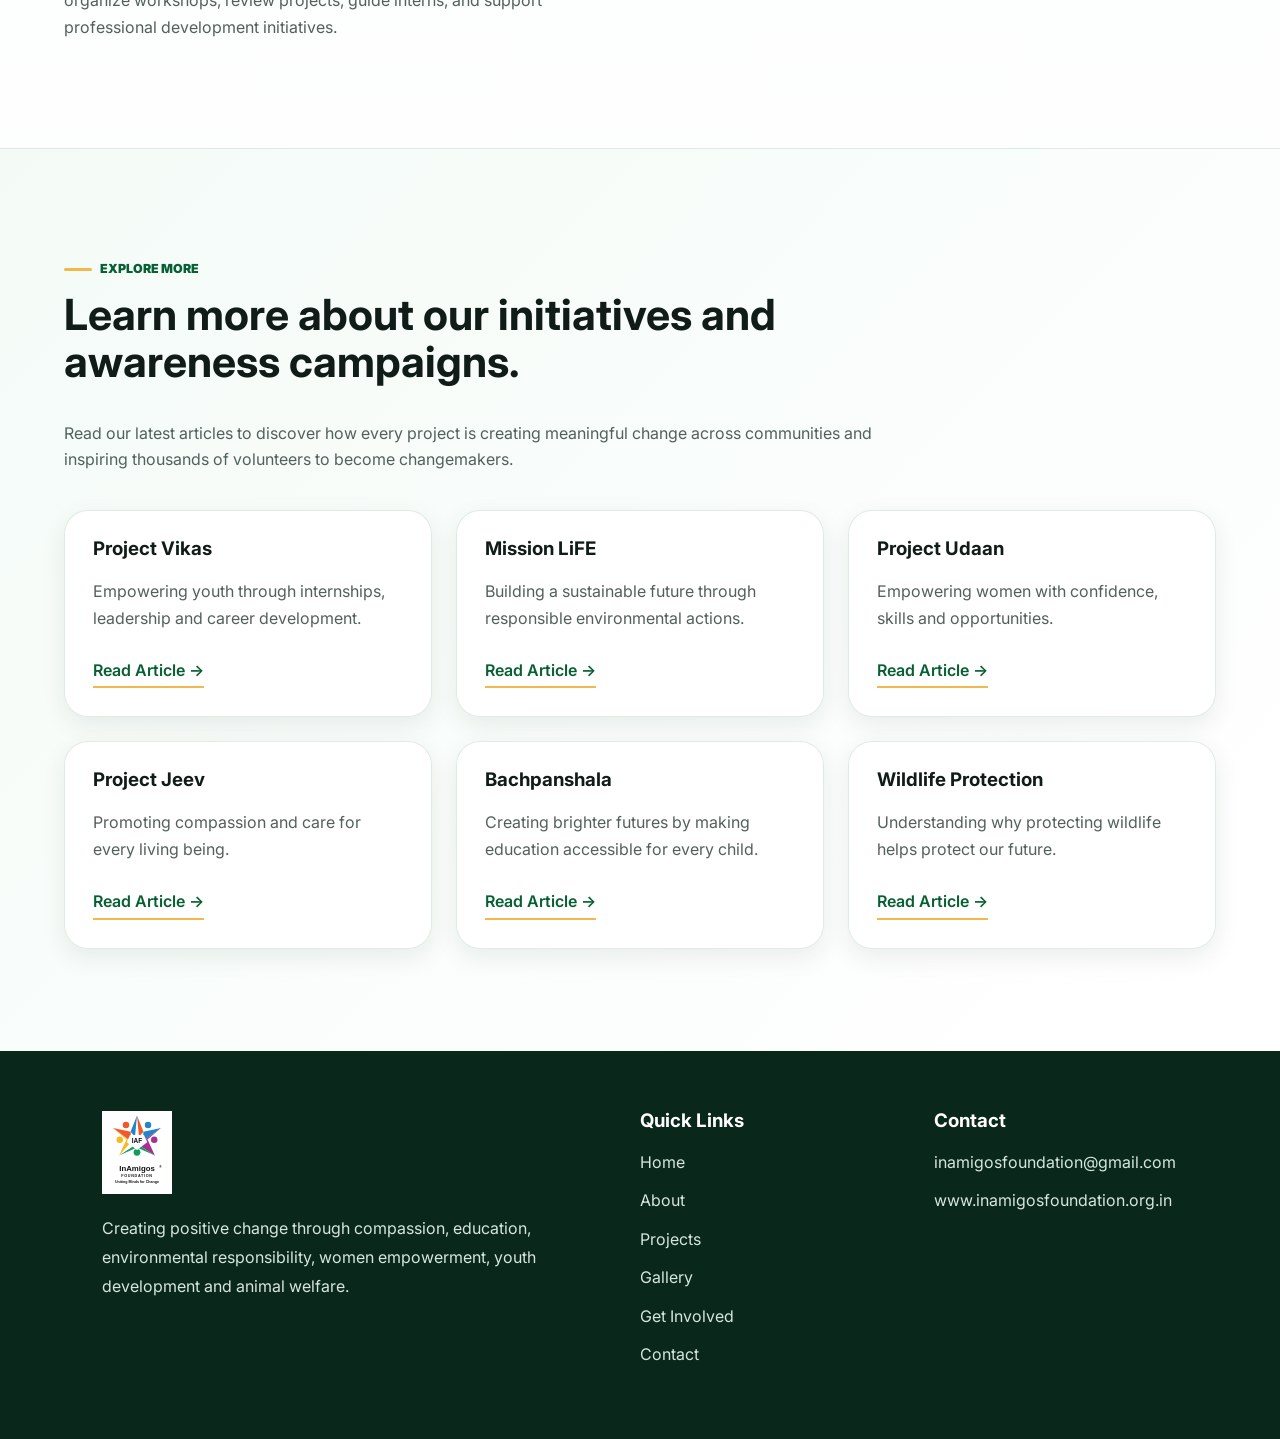
<file: projects.html>
<!DOCTYPE html>
<html lang="en">

<head>
    <meta charset="UTF-8">
    <meta name="viewport" content="width=device-width, initial-scale=1.0">
    <title>Projects | InAmigos Foundation</title>

    <link rel="preconnect" href="https://fonts.googleapis.com">
    <link rel="preconnect" href="https://fonts.gstatic.com" crossorigin>
    <link href="https://fonts.googleapis.com/css2?family=Inter:wght@400;500;600;700;800;900&display=swap"
        rel="stylesheet">

    <link rel="stylesheet" href="css/style.css">
</head>

<body>

    <header class="site-header">
        <a class="brand" href="index.html">
            <img src="assets/inamigos-logo.svg" alt="InAmigos Foundation Logo">
            <span>InAmigos Foundation</span>
        </a>

        <input class="nav-check" type="checkbox" id="nav-check" aria-label="Toggle Navigation">

        <label class="nav-toggle" for="nav-check">
            <span></span>
            <span></span>
            <span></span>
        </label>

        <nav class="site-nav">
            <a href="index.html">Home</a>
            <a href="about.html">About</a>
            <a class="active" href="projects.html">Projects</a>
            <a href="gallery.html">Gallery</a>
            <a href="getinvolved.html">Get Involved</a>
            <a href="contact.html">Contact</a>
        </nav>
    </header>

    <main>

    <section class="page-hero">

<div class="page-hero-content">

<p class="eyebrow">Projects</p>

<h1>
Projects that transform awareness into meaningful action.
</h1>

<p>
Explore InAmigos Foundation's flagship initiatives in education,
food support, women empowerment, animal welfare,
environmental sustainability and youth development.
</p>

</div>

<div class="page-hero-image">
<img src="assets/images/volunteer_awareness.jpg" alt="Volunteers">
</div>

</section>

        <!-- =========================
                SEVA
        ========================== -->

        <section class="project-detail">

            <img src="assets/images/seva.jpg" alt="Seva Project - Food and clothing distribution">
            <div>

                <p class="eyebrow">Project Seva</p>

                <h2>Care Through Essentials & Human Compassion</h2>

                <blockquote>
                    “Serving humanity with compassion, dignity, and hope.”
                </blockquote>

                <h3>🎯 Objective</h3>

                <p>
                    Project Seva is dedicated to supporting underprivileged individuals
                    and families by providing food, clothing, and daily essentials.
                    The initiative focuses on ensuring that basic human needs are met
                    while preserving the dignity and self-respect of every beneficiary.
                </p>

                <h3>📌 Activities</h3>

                <p>
                    Volunteers organize food distribution drives, clothing donation
                    campaigns, relief activities, and community outreach programs.
                    They identify families in need, coordinate donations, and help
                    deliver essential supplies efficiently.
                </p>

                <h3>🌍 Social Impact</h3>

                <p>
                    Seva strengthens communities by encouraging kindness, compassion,
                    and collective responsibility. Every contribution helps reduce
                    hardship while inspiring more people to participate in social service.
                </p>

                <h3>🤝 Volunteer Opportunities</h3>

                <p>
                    Volunteers can participate in donation drives, food distribution,
                    awareness campaigns, event management, logistics, and community
                    engagement activities.
                </p>

            </div>

        </section>

        <!-- =========================
            BACHPANSHALA
        ========================== -->

        <section class="project-detail reverse">

            <img src="assets/images/bachpanshala.jpg" alt="Bachpanshala Project - Education for underprivileged children">
            <div>

                <p class="eyebrow">Project Bachpanshala</p>

                <h2>Building Brighter Futures Through Education</h2>

                <blockquote>
                    “Education is the foundation of every brighter tomorrow.”
                </blockquote>

                <h3>🎯 Objective</h3>

                <p>
                    Bachpanshala aims to provide educational opportunities and learning
                    support for underprivileged children. The project believes that
                    quality education empowers children with confidence, knowledge,
                    and the ability to build a better future.
                </p>

                <h3>📌 Activities</h3>

                <p>
                    The initiative includes volunteer-led teaching sessions,
                    educational workshops, distribution of study materials,
                    creative learning activities, mentoring, and motivational
                    interactions that encourage children to continue their education.
                </p>

                <h3>🌍 Social Impact</h3>

                <p>
                    By reducing educational barriers and promoting learning,
                    Bachpanshala helps children develop essential skills,
                    improves academic confidence, and creates opportunities
                    for lifelong success.
                </p>

                <h3>🤝 Volunteer Opportunities</h3>

                <p>
                    Volunteers can teach basic subjects, conduct activity sessions,
                    mentor children, prepare educational resources,
                    organize awareness programs, and assist in educational outreach.
                </p>

            </div>

        </section>
        <!-- =========================
                JEEV
        ========================== -->

        <section class="project-detail">

            <img src="assets/images/jeev.jpg" alt="Jeev Project - Animal welfare initiative">

            <div>

                <p class="eyebrow">Project Jeev</p>

                <h2>Compassion and Care for Every Living Being</h2>

                <blockquote>
                    "Every living being deserves love, care, and protection."
                </blockquote>

                <h3>🎯 Objective</h3>

                <p>
                    Project Jeev is dedicated to protecting and caring for animals by
                    promoting compassion, responsible animal welfare, and community
                    participation. The initiative focuses on ensuring that stray and
                    vulnerable animals receive proper care, food, and support.
                </p>

                <h3>📌 Activities</h3>

                <p>
                    Activities include feeding stray animals, rescue support,
                    animal welfare awareness campaigns, coordination with local
                    rescuers, adoption awareness, and encouraging responsible
                    treatment of animals.
                </p>

                <h3>🌍 Social Impact</h3>

                <p>
                    Jeev helps build compassionate communities by encouraging people
                    to treat animals with kindness and responsibility. The project
                    also spreads awareness about protecting wildlife and caring for
                    injured and abandoned animals.
                </p>

                <h3>🤝 Volunteer Opportunities</h3>

                <p>
                    Volunteers can participate in feeding drives, rescue assistance,
                    awareness campaigns, photography, documentation, fundraising,
                    and community outreach programs.
                </p>

            </div>

        </section>

        <!-- =========================
                UDAAN
        ========================== -->

        <section class="project-detail reverse">

            <img src="assets/images/udaan.jpg" alt="Udaan Project - Women empowerment">
            <div>

                <p class="eyebrow">Project Udaan</p>

                <h2>Empowering Women to Rise with Confidence</h2>

                <blockquote>
                    "Empowering women to rise with confidence and independence."
                </blockquote>

                <h3>🎯 Objective</h3>

                <p>
                    Project Udaan empowers women through education, skill development,
                    leadership opportunities, and confidence-building initiatives.
                    The project encourages women to become financially independent
                    and active contributors to society.
                </p>

                <h3>📌 Activities</h3>

                <p>
                    Activities include skill development workshops, awareness sessions,
                    career guidance, entrepreneurship support, digital literacy,
                    leadership training, and community engagement programs.
                </p>

                <h3>🌍 Social Impact</h3>

                <p>
                    Udaan creates opportunities for women to become self-reliant,
                    improve their quality of life, and inspire positive social
                    transformation within their families and communities.
                </p>

                <h3>🤝 Volunteer Opportunities</h3>

                <p>
                    Volunteers can mentor participants, conduct workshops,
                    organize awareness campaigns, create educational resources,
                    and assist in community events focused on women empowerment.
                </p>

            </div>

        </section>

        <!-- =========================
                PRAKRITI
        ========================== -->

        <section class="project-detail">

            <img src="assets/images/prakriti.jpg" alt="Prakriti Project - Environmental conservation">

            <div>

                <p class="eyebrow">Project Prakriti</p>

                <h2>Protecting Nature for a Sustainable Future</h2>

                <blockquote>
                    "Together, let's build a cleaner and greener tomorrow."
                </blockquote>

                <h3>🎯 Objective</h3>

                <p>
                    Project Prakriti promotes environmental conservation through
                    tree plantation drives, cleanliness campaigns, sustainable
                    practices, and environmental awareness initiatives that inspire
                    communities to protect nature.
                </p>

                <h3>📌 Activities</h3>

                <p>
                    Volunteers organize plantation drives, clean public spaces,
                    spread awareness about waste management, encourage sustainable
                    living practices, and participate in campaigns that promote
                    environmental responsibility.
                </p>

                <h3>🌍 Social Impact</h3>

                <p>
                    By encouraging eco-friendly habits and community participation,
                    Prakriti contributes to cleaner surroundings, increased green
                    cover, and a healthier environment for future generations.
                </p>

                <h3>🤝 Volunteer Opportunities</h3>

                <p>
                    Volunteers can participate in plantation drives, environmental
                    campaigns, awareness programs, event management, and community
                    outreach activities focused on sustainability.
                </p>

            </div>

        </section>
        <!-- =========================
                VIKAS
        ========================== -->

        <section class="project-detail reverse">

            <img src="assets/images/vikas.jpg" alt="Vikas Project - Skill development and internships">

            <div>

                <p class="eyebrow">Project Vikas</p>

                <h2>Developing Future Leaders Through Skills & Opportunities</h2>

                <blockquote>
                    "Building future leaders through learning, service, and innovation."
                </blockquote>

                <h3>🎯 Objective</h3>

                <p>
                    Project Vikas focuses on empowering students and young professionals
                    through internships, leadership development, communication training,
                    and practical skill-building opportunities. The initiative prepares
                    youth to become responsible professionals and changemakers.
                </p>

                <h3>📌 Activities</h3>

                <p>
                    Activities include internship programs, leadership workshops,
                    career guidance sessions, communication skill development,
                    project-based learning, teamwork activities, and professional mentoring.
                </p>

                <h3>🌍 Social Impact</h3>

                <p>
                    By equipping young individuals with practical knowledge and
                    leadership skills, Vikas contributes to creating confident,
                    socially responsible citizens who can make meaningful contributions
                    to their communities and workplaces.
                </p>

                <h3>🤝 Volunteer Opportunities</h3>

                <p>
                    Volunteers can mentor students, conduct training sessions,
                    organize workshops, review projects, guide interns,
                    and support professional development initiatives.
                </p>

            </div>

        </section>

        <!-- =========================
                PROJECT ARTICLES
        ========================== -->

        <section class="section soft">

            <div class="section-heading">

                <p class="eyebrow">Explore More</p>

                <h2>
                    Learn more about our initiatives and awareness campaigns.
                </h2>

                <p>
                    Read our latest articles to discover how every project is creating
                    meaningful change across communities and inspiring thousands of
                    volunteers to become changemakers.
                </p>

            </div>

            <div class="grid three article-links">

                <article class="card">
                    <h3>Project Vikas</h3>
                    <p>Empowering youth through internships, leadership and career development.</p>
                    <a href="https://inamigosfoundation.org.in/single/Project-Vikas-Transforming-Careers-One-Internship-at-a-Time">
                        Read Article →
                    </a>
                </article>

                <article class="card">
                    <h3>Mission LiFE</h3>
                    <p>Building a sustainable future through responsible environmental actions.</p>
                    <a href="https://inamigosfoundation.org.in/single/mission-life-sustainable-future-inamigos-foundation">
                        Read Article →
                    </a>
                </article>

                <article class="card">
                    <h3>Project Udaan</h3>
                    <p>Empowering women with confidence, skills and opportunities.</p>
                    <a href="https://inamigosfoundation.org.in/single/udaan-women-rise-dreams-soar-change-begins">
                        Read Article →
                    </a>
                </article>

                <article class="card">
                    <h3>Project Jeev</h3>
                    <p>Promoting compassion and care for every living being.</p>
                    <a href="https://inamigosfoundation.org.in/single/project-jeev-in-this-life-save-a-life">
                        Read Article →
                    </a>
                </article>

                <article class="card">
                    <h3>Bachpanshala</h3>
                    <p>Creating brighter futures by making education accessible for every child.</p>
                    <a href="https://inamigosfoundation.org.in/single/bachpanshala-shaping-dreams-with-inamigos">
                        Read Article →
                    </a>
                </article>

                <article class="card">
                    <h3>Wildlife Protection</h3>
                    <p>Understanding why protecting wildlife helps protect our future.</p>
                    <a href="https://inamigosfoundation.org.in/single/Protect-Wildlife-Protect-Ourselves-A-Harmonious-Future-">
                        Read Article →
                    </a>
                </article>

            </div>

        </section>

    </main>

    <footer class="footer">

        <div>

            <img src="assets/inamigos-logo.svg"
                alt="InAmigos Foundation Official Logo">

            <p>
                Creating positive change through compassion, education,
                environmental responsibility, women empowerment,
                youth development and animal welfare.
            </p>

        </div>

        <div>

            <h3>Quick Links</h3>

            <a href="index.html">Home</a>

            <a href="about.html">About</a>

            <a href="projects.html">Projects</a>

            <a href="gallery.html">Gallery</a>

            <a href="getinvolved.html">Get Involved</a>

            <a href="contact.html">Contact</a>

        </div>

        <div>
    <h3>Contact</h3>

    <a href="mailto:inamigosfoundation@gmail.com">
        inamigosfoundation@gmail.com
    </a>

    <a href="https://inamigosfoundation.org.in"
       target="_blank"
       rel="noopener noreferrer">
        www.inamigosfoundation.org.in
    </a>
</div>

    </footer>

</body>

</html>
</file>
<file: css/style.css>
:root {
  --green: #12854a;
  --green-dark: #075f34;
  --green-soft: #edf8f2;
  --mint: #f7fcf9;
  --gold: #f2b84b;
  --ink: #111c18;
  --text: #53605c;
  --muted: #7b8783;
  --line: #dfeae4;
  --white: #ffffff;
  --shadow-sm: 0 8px 24px rgba(8, 40, 24, 0.08);
  --shadow-md: 0 18px 50px rgba(8, 40, 24, 0.12);
  --shadow-lg: 0 28px 70px rgba(8, 40, 24, 0.16);
}

* {
  box-sizing: border-box;
}

html {
  scroll-behavior: smooth;
}

body {
  margin: 0;
  color: var(--ink);
  font-family: "Inter", Arial, sans-serif;
  line-height: 1.65;
  background:
    linear-gradient(180deg, #ffffff 0%, #f8fcfa 42%, #ffffff 100%);
}

img {
  display: block;
  max-width: 100%;
}

a {
  color: inherit;
  text-decoration: none;
}

p {
  color: var(--text);
}

h1,
h2,
h3 {
  margin-top: 0;
  line-height: 1.08;
  letter-spacing: 0;
}

.site-header {
  position: sticky;
  top: 0;
  z-index: 10;
  display: flex;
  align-items: center;
  justify-content: space-between;
  gap: 24px;
  min-height: 84px;
  padding: 12px clamp(18px, 5vw, 76px);
  background: rgba(255, 255, 255, 0.92);
  border-bottom: 1px solid rgba(223, 234, 228, 0.9);
  box-shadow: 0 12px 40px rgba(8, 40, 24, 0.06);
  backdrop-filter: blur(18px);
}

.brand {
  display: flex;
  align-items: center;
  gap: 13px;
  color: var(--ink);
  font-weight: 900;
}

.brand img {
  width: 60px;
  height: 60px;
  filter: drop-shadow(0 8px 12px rgba(8, 40, 24, 0.12));
}

.brand span {
  font-size: 1.02rem;
}

.site-nav {
  display: flex;
  align-items: center;
  gap: 4px;
  padding: 6px;
  border: 1px solid var(--line);
  border-radius: 999px;
  background: rgba(255, 255, 255, 0.8);
  color: #5a6862;
  font-size: 0.93rem;
  font-weight: 800;
}

.site-nav a {
  padding: 10px 13px;
  border-radius: 999px;
  transition: color 180ms ease, background 180ms ease, transform 180ms ease;
}

.site-nav a:hover,
.site-nav .active {
  color: var(--green-dark);
  background: var(--green-soft);
}

.site-nav a:hover {
  transform: translateY(-1px);
}

.nav-check,
.nav-toggle {
  display: none;
}

.hero{
    display:grid;
    grid-template-columns:1.2fr .8fr;
    align-items:center;
    gap:60px;
    min-height:90vh;
    padding:80px 7%;
    background:linear-gradient(135deg,#ffffff,#edf8f2);
}

.page-hero::after{
    content:"";
    position:absolute;
    inset:auto 0 0 0;
    height:9px;
    background:linear-gradient(90deg,var(--green),var(--gold),#2385c6,#a6318e);
}

.hero > *,
.page-hero > * {
  position: relative;
  z-index: 1;
}

.hero-logo {
  width: 132px;
  margin-bottom: 20px;
  filter: drop-shadow(0 16px 20px rgba(8, 40, 24, 0.12));
}

.eyebrow {
  display: inline-flex;
  align-items: center;
  gap: 8px;
  margin: 0 0 12px;
  color: var(--green-dark);
  font-size: 0.78rem;
  font-weight: 900;
  text-transform: uppercase;
}

.eyebrow::before {
  content: "";
  width: 28px;
  height: 3px;
  border-radius: 999px;
  background: var(--gold);
}

.hero h1,
.page-hero h1{
    font-size:clamp(2.3rem,7vw,5rem);
}

.hero p,
.page-hero p {
  max-width: 620px;
  font-size: clamp(1rem, 1.9vw, 1.18rem);
}

.hero-actions {
  display: flex;
  flex-wrap: wrap;
  gap: 14px;
  margin-top: 32px;
}

.button {
  display: inline-flex;
  align-items: center;
  justify-content: center;
  min-height: 50px;
  border: 0;
  border-radius: 999px;
  padding: 0 24px;
  font: inherit;
  font-weight: 900;
  cursor: pointer;
  transition: transform 180ms ease, box-shadow 180ms ease, background 180ms ease;
  letter-spacing: .3px;
}

.button:hover {
  transform: translateY(-2px);
  box-shadow: var(--shadow-md);
}

.primary {
  color: var(--white);
  background: linear-gradient(135deg, var(--green), var(--green-dark));
}

.secondary {
  color: var(--green-dark);
  background: var(--white);
  border: 1px solid var(--line);
}

.light {
  color: var(--green-dark);
  background: var(--white);
}

.hero-panel,
.card,
.campaign-list article,
.values-grid div,
.cta-card,
.contact-card,
.contact-form {
  border: 1px solid rgba(223, 234, 228, 0.95);
  border-radius: 24px;
  background: rgba(255, 255, 255, 0.96);
  box-shadow: var(--shadow-sm);
}

.hero-panel{
    position: static;
    width: 100%;
    padding: 30px;
    border-radius: 24px;
    background: #fff;
    border: 1px solid var(--line);
    box-shadow: var(--shadow-md);
}

.hero-panel h2 {
  margin-bottom: 18px;
}

.mini-stat {
  display: flex;
  align-items: baseline;
  justify-content: space-between;
  gap: 16px;
  padding: 18px 0;
  border-top: 1px solid var(--line);
}

.mini-stat strong {
  color: var(--green-dark);
  font-size: 2.45rem;
  line-height: 1;
}

.mini-stat span {
  color: var(--muted);
  font-weight: 800;
}

.section,
.page-hero {
  position: relative;
  padding: clamp(64px, 8vw, 104px) clamp(18px, 5vw, 88px);
}
.page-hero{
    overflow:hidden;
    background:
    linear-gradient(135deg,
    rgba(237,248,242,.96),
    rgba(255,255,255,.98) 76%),
    linear-gradient(90deg,
    rgba(18,133,74,.08),
    transparent);

    text-align:left;
}
.page-hero{
    display:grid;
    grid-template-columns:1.1fr .9fr;
    align-items:center;
    gap:70px;
}

.page-hero-content{
    max-width:700px;
}

.page-hero-image{
    display:flex;
    justify-content:center;
}

.page-hero-image img{
    width:100%;
    max-width:520px;
    height:380px;
    object-fit:cover;
    border-radius:24px;
    box-shadow:0 20px 45px rgba(0,0,0,.15);
}

@media(max-width:900px){

.page-hero{
    grid-template-columns:1fr;
    text-align:center;
}

.page-hero-content{
    max-width:100%;
}

.page-hero-image img{
    max-width:100%;
    height:320px;
}

}
.page-hero h1{
    max-width:700px;
}

.page-hero p{
    max-width:700px;
}
.section-heading {
  max-width: 820px;
  margin-bottom: 38px;
}

.section-heading h2,
.two-column h2,
.cta-band h2 {
  font-size: clamp(1.9rem, 3.35vw, 3.2rem);
}

.two-column {
  display: grid;
  grid-template-columns: minmax(250px, 0.78fr) minmax(0, 1.22fr);
  gap: clamp(30px, 5vw, 76px);
  align-items: start;
}

.soft {
  background:
    linear-gradient(135deg, #f4fbf7, #ffffff);
}

.grid {
  display: grid;
  gap: 24px;
}

.two {
  grid-template-columns: repeat(2, minmax(0, 1fr));
}

.three {
  grid-template-columns: repeat(3, minmax(0, 1fr));
}

.four {
  grid-template-columns: repeat(4, minmax(0, 1fr));
}

.card,
.campaign-list article,
.values-grid div,
.cta-card,
.contact-card,
.contact-form {
  padding: 28px;
}

.card,
.cta-card,
.campaign-list article,
.values-grid div {
  transition: transform 220ms ease, box-shadow 220ms ease, border-color 220ms ease;
}

.card:hover,
.cta-card:hover,
.campaign-list article:hover,
.values-grid div:hover {
  transform: translateY(-8px);
  border-color: rgba(18, 133, 74, 0.25);
  box-shadow: var(--shadow-md);
}

.card.green {
  border-top: 6px solid var(--green);
}

.card.blue {
  border-top: 6px solid #2385c6;
}

.project-card {
  overflow: hidden;
  padding: 0;
}

.project-card img {
  width: 100%;
  aspect-ratio: 4 / 3;
  object-fit: cover;
}

.project-card div {
  padding: 24px;
}

.impact-strip {
  display: grid;
  grid-template-columns: repeat(4, minmax(0, 1fr));
  background: linear-gradient(135deg, var(--green-dark), var(--green));
  color: var(--white);
}

.impact-strip div {
  min-height: 168px;
  display: grid;
  place-items: center;
  align-content: center;
  gap: 8px;
  padding: 24px;
  text-align: center;
  border-right: 1px solid rgba(255, 255, 255, 0.18);
}

.impact-strip strong {
  font-size: clamp(2.15rem, 4vw, 3.85rem);
  line-height: 1;
}

.impact-strip span {
  color: rgba(255, 255, 255, 0.84);
  font-weight: 800;
}

.campaign-list {
  display: grid;
  grid-template-columns: repeat(3, minmax(0, 1fr));
  gap: 24px;
}

.campaign-list span,
.article-links a {
  color: var(--green-dark);
  font-weight: 900;
}

.article-links a {
  display: inline-flex;
  margin-top: 10px;
  padding-bottom: 3px;
  border-bottom: 2px solid var(--gold);
}

.cta-band {
  padding: clamp(58px, 8vw, 96px) clamp(18px, 5vw, 88px);
  color: var(--white);
  background:
    linear-gradient(135deg, rgba(7, 95, 52, 0.96), rgba(18, 133, 74, 0.94)),
    url("https://inamigosfoundation.org.in/public/storage/gallery/1738238725.jpg") center / cover;
  text-align: center;
}

.cta-band p {
  max-width: 780px;
  margin: 0 auto 28px;
  color: rgba(255, 255, 255, 0.86);
}

.project-detail {
  display: grid;
  grid-template-columns: minmax(320px, 0.92fr) minmax(0, 1.08fr);
  gap: clamp(30px, 5vw, 66px);
  align-items: center;
  padding: clamp(56px, 8vw, 92px) clamp(18px, 5vw, 88px);
  border-bottom: 1px solid var(--line);
}

.project-detail:nth-of-type(even) {
  background: var(--mint);
}

.project-detail.reverse img {
  order: 2;
}

.project-detail img {
  width: 100%;
  aspect-ratio: 5 / 4;
  object-fit: cover;
  border-radius: 28px;
  box-shadow: var(--shadow-md);
}

.project-detail h3 {
  margin-bottom: 6px;
  color: var(--green-dark);
  font-size: 1rem;
}

.founder-profile {
  display: grid;
  grid-template-columns: minmax(240px, 0.5fr) minmax(0, 1fr);
  gap: clamp(28px, 5vw, 58px);
  align-items: center;
  padding: 30px;
  border: 1px solid var(--line);
  border-radius: 30px;
  background: var(--white);
  box-shadow: var(--shadow-md);
}

.founder-profile img{
    width:320px;
    height:auto;
    object-fit:contain;
    border-radius:20px;
}

.gallery-grid figure:hover{
    transform:translateY(-8px);
    box-shadow:0 20px 45px rgba(0,0,0,.18);
}

.gallery-grid img{
    width:100%;
    height:auto;
    display:block;
}

.gallery-grid figure{
    overflow:hidden;
    border-radius:20px;
    background:#fff;
    box-shadow:0 12px 30px rgba(0,0,0,.12);
}
.gallery-grid{
    display:grid;
    grid-template-columns:repeat(3,1fr);
    gap:30px;
    margin-top:50px;
}
.gallery-grid figcaption{
    padding:15px;
    font-weight:700;
    text-align:center;
    background:#fff;
}


.gallery-grid figure:hover img{
    transform:scale(1.05);
}


.gallery-grid figure:hover figcaption {
  opacity: 1;
  transform: translateY(0);
}

/* Tablet */
@media(max-width:900px){
    .gallery-grid{
        grid-template-columns:repeat(2,1fr);
    }
}

/* Mobile */
@media(max-width:600px){
    .gallery-grid{
        grid-template-columns:1fr;
    }
}

.cta-grid {
  display: grid;
  grid-template-columns: repeat(2, minmax(0, 1fr));
  gap: 24px;
}

.cta-card {
  border-top: 6px solid var(--green);
}

.contact-layout {
  display: grid;
  grid-template-columns: minmax(280px, 0.78fr) minmax(0, 1.22fr);
  gap: 28px;
}

.social-links {
  display: flex;
  flex-wrap: wrap;
  gap: 10px;
}

.social-links a {
  padding: 9px 13px;
  border-radius: 999px;
  color: var(--green-dark);
  background: var(--green-soft);
  font-weight: 900;
}

.contact-form {
  display: grid;
  gap: 12px;
}

.contact-form label {
  font-weight: 900;
}

.contact-form input,
.contact-form select,
.contact-form textarea {
  width: 100%;
  border: 1px solid var(--line);
  border-radius: 14px;
  padding: 13px 14px;
  font: inherit;
  background: #fbfefc;
}

.footer{
   background:#09271b;
    color:#ffffff;
    padding:60px 8%;
    display:grid;
    grid-template-columns:2fr 1fr 1fr;
    gap:50px;
}

.footer img{
    width:70px;
    margin-bottom:20px;
}

.footer h3{
    margin-bottom:18px;
    color:#fff;
}

.footer p{
    color:#d7e6dd;
    line-height:1.8;
    margin-bottom:12px;
}

.footer a{
    display:block;
    color:#d7e6dd;
    text-decoration:none;
    margin-bottom:12px;
    transition:.3s;
}

.footer a:hover{
    color:#7fd89b;
    padding-left:8px;
}

.reveal {
  animation: fadeUp 700ms ease both;
}

.delay {
  animation-delay: 180ms;
}

@keyframes fadeUp {
  from {
    opacity: 0;
    transform: translateY(18px);
  }
  to {
    opacity: 1;
    transform: translateY(0);
  }
}

@media (max-width: 980px) {
  .nav-toggle {
    display: grid;
    gap: 5px;
    width: 44px;
    height: 44px;
    place-content: center;
    border: 1px solid var(--line);
    border-radius: 12px;
    cursor: pointer;
  }

  .nav-toggle span {
    display: block;
    width: 22px;
    height: 2px;
    background: var(--ink);
  }

  .site-nav {
    position: absolute;
    inset: 88px 18px auto 18px;
    display: none;
    flex-direction: column;
    align-items: stretch;
    padding: 16px;
    border-radius: 22px;
    background: var(--white);
    box-shadow: var(--shadow-md);
    box-shadow: 0 8px 20px rgba(0,0,0,.05);
  }

  .nav-check:checked ~ .site-nav {
    display: flex;
  }

  .hero,
  .two-column,
  .project-detail,
  .contact-layout,
  .footer,
  .founder-profile {
    grid-template-columns: 1fr;
  }

  .project-detail.reverse img {
    order: 0;
  }

  .four,
  .three
  {
    grid-template-columns: repeat(2, minmax(0, 1fr));
  }
}

@media (max-width: 640px) {
  .brand span {
    max-width: 145px;
    line-height: 1.15;
  }

  .hero-actions,
  .button {
    width: 100%;
  }

  .two,
  .three,
  .four,
  .impact-strip,
  .gallery-grid,
  .cta-grid,
  .campaign-list {
    grid-template-columns: 1fr;
  }

  .site-header {
    padding-inline: 14px;
  }

  .founder-profile {
    padding: 18px;
  }
  .hero h1,
.page-hero h1{
    font-size:2.6rem;
    line-height:1.1;
}
}

/* ===========================
   PROJECT PAGE IMPROVEMENTS
=========================== */

.project-detail blockquote{
    margin:18px 0 22px;
    padding:12px 18px;
    border-left:5px solid #0B6E4F;
    background:#f5fbf8;
    color:#444;
    font-style:italic;
    border-radius:8px;
    line-height:1.7;
}

.project-detail img{
    border-radius:18px;
    object-fit:cover;
    transition:.4s ease;
    box-shadow:0 12px 30px rgba(0,0,0,.12);
}

.project-detail img:hover{
    transform:scale(1.03);
    box-shadow:0 20px 45px rgba(0,0,0,.18);
}

.project-detail h3{
    color:#0B6E4F;
    margin-top:18px;
}

.article-links .card a{
    font-weight:600;
}

.founder-profile{
    display: flex;
    align-items: center;
    gap: 50px;
    flex-wrap: wrap;
    padding: 20px;
}

.founder-profile img{
    width: 320px;
    max-width: 100%;
    height: 400px;
    object-fit: cover;
    object-position: center top;
    border-radius: 20px;
    box-shadow: 0 15px 35px rgba(0,0,0,0.15);
    flex-shrink: 0;
}

.founder-profile div{
    flex: 1;
    min-width: 300px;
}



@media (max-width:900px){

    .footer{
        grid-template-columns:1fr;
        text-align:center;
    }

    .footer img{
        margin:auto auto 20px;
    }

}
.hero-right{
    display:flex;
    flex-direction:column;
    gap:24px;
}

.hero-image{
    width:100%;
    height:320px;
    object-fit:cover;
    border-radius:24px;
    box-shadow:0 15px 35px rgba(0,0,0,.15);
}

.hero-panel{
    position:static;
    width:100%;
    padding:30px;
    background:#fff;
    border-radius:24px;
    border:1px solid var(--line);
    box-shadow:var(--shadow-md);
}
.hero{
    text-align:left;
}

.gallery-grid{
    display:grid !important;
    grid-template-columns:repeat(3,1fr) !important;
    gap:30px !important;
}

.gallery-grid figure{
    width:100%;
}

.gallery-grid img{
    width:100%;
    height:260px;
    object-fit:cover;
}
</file>
